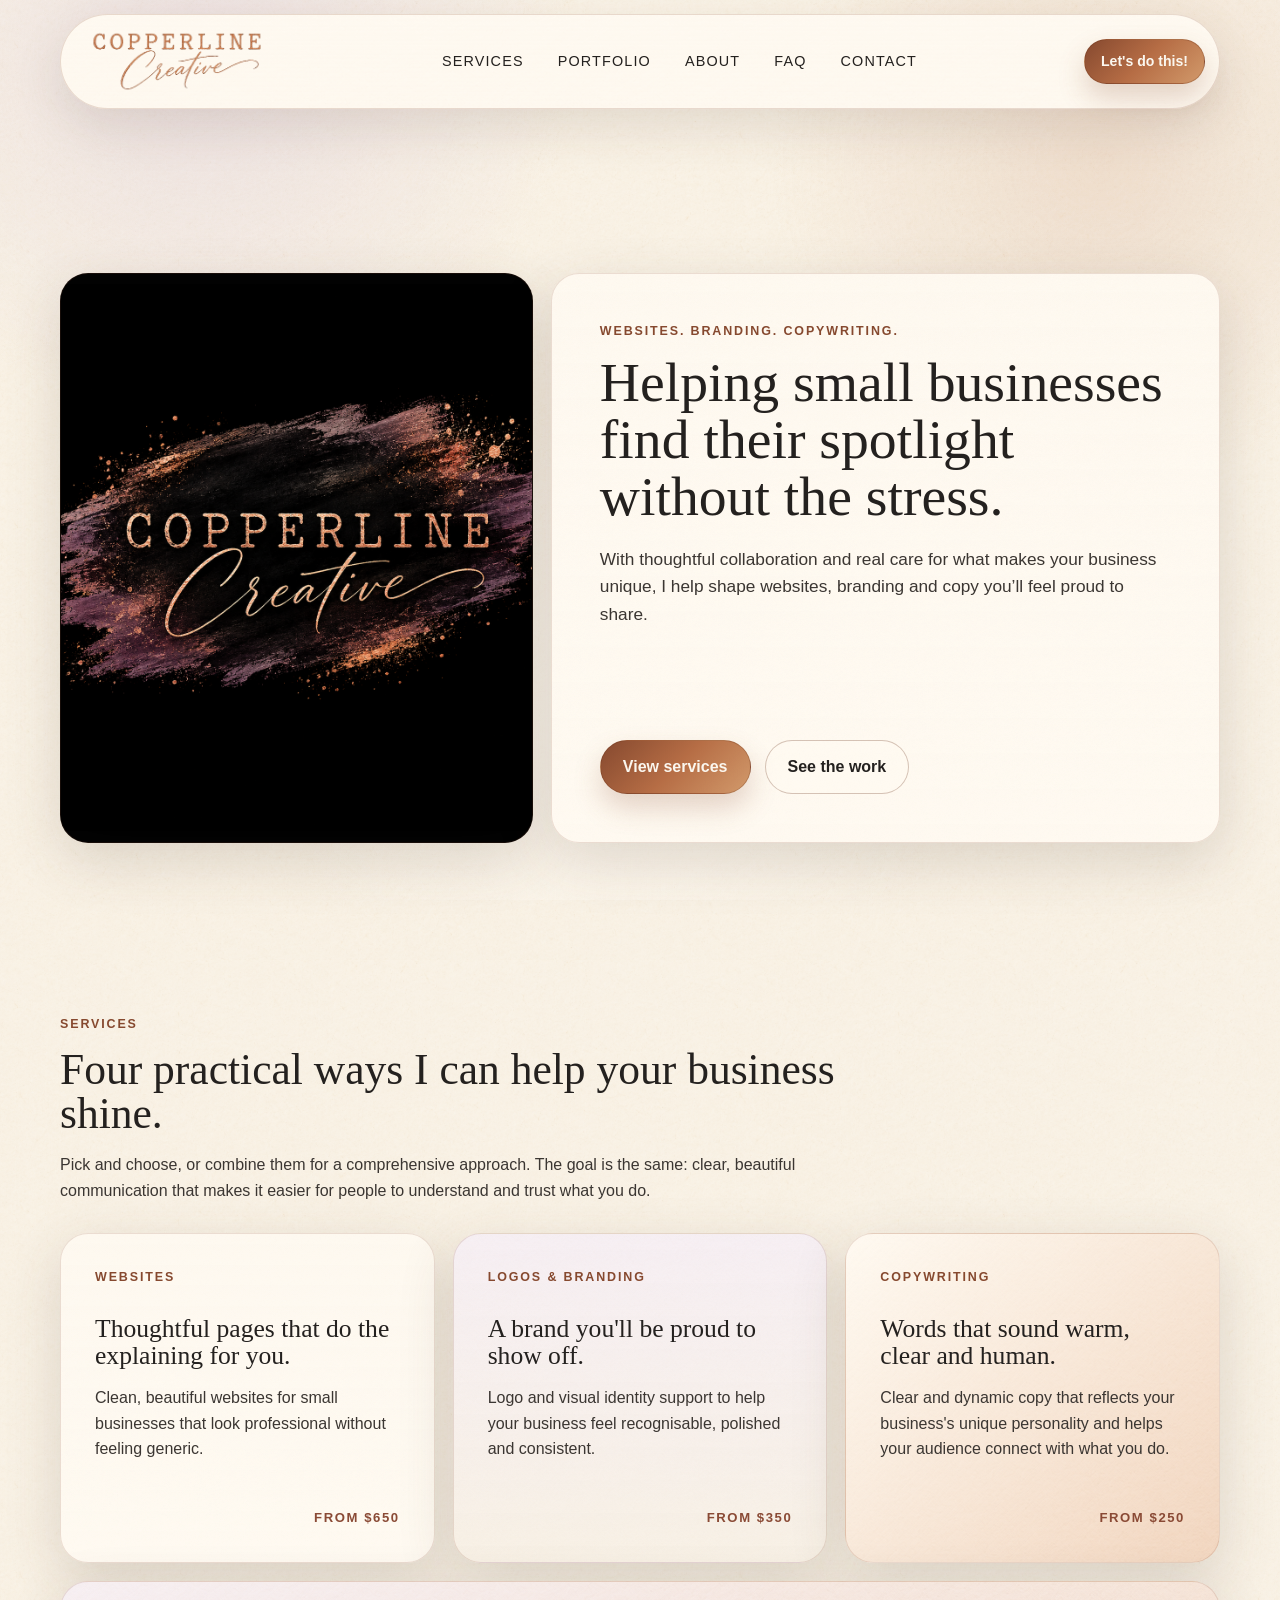
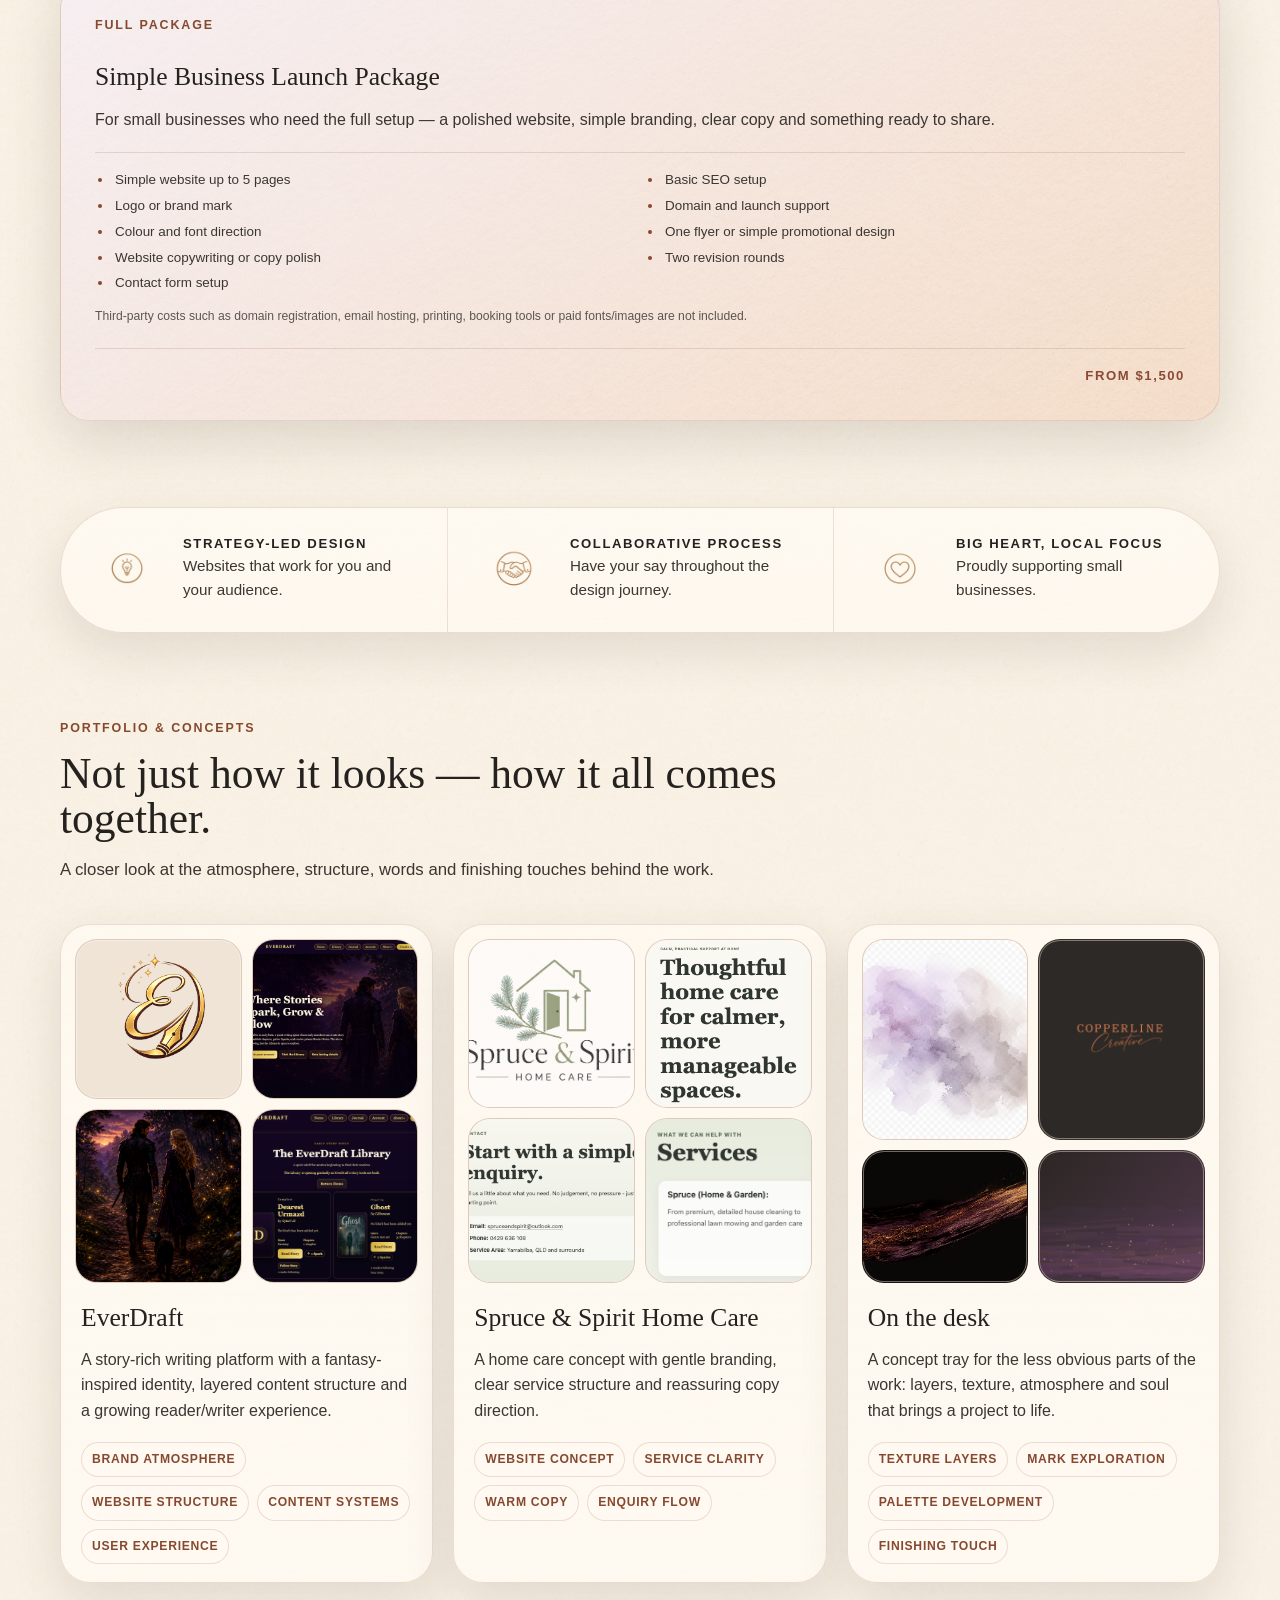
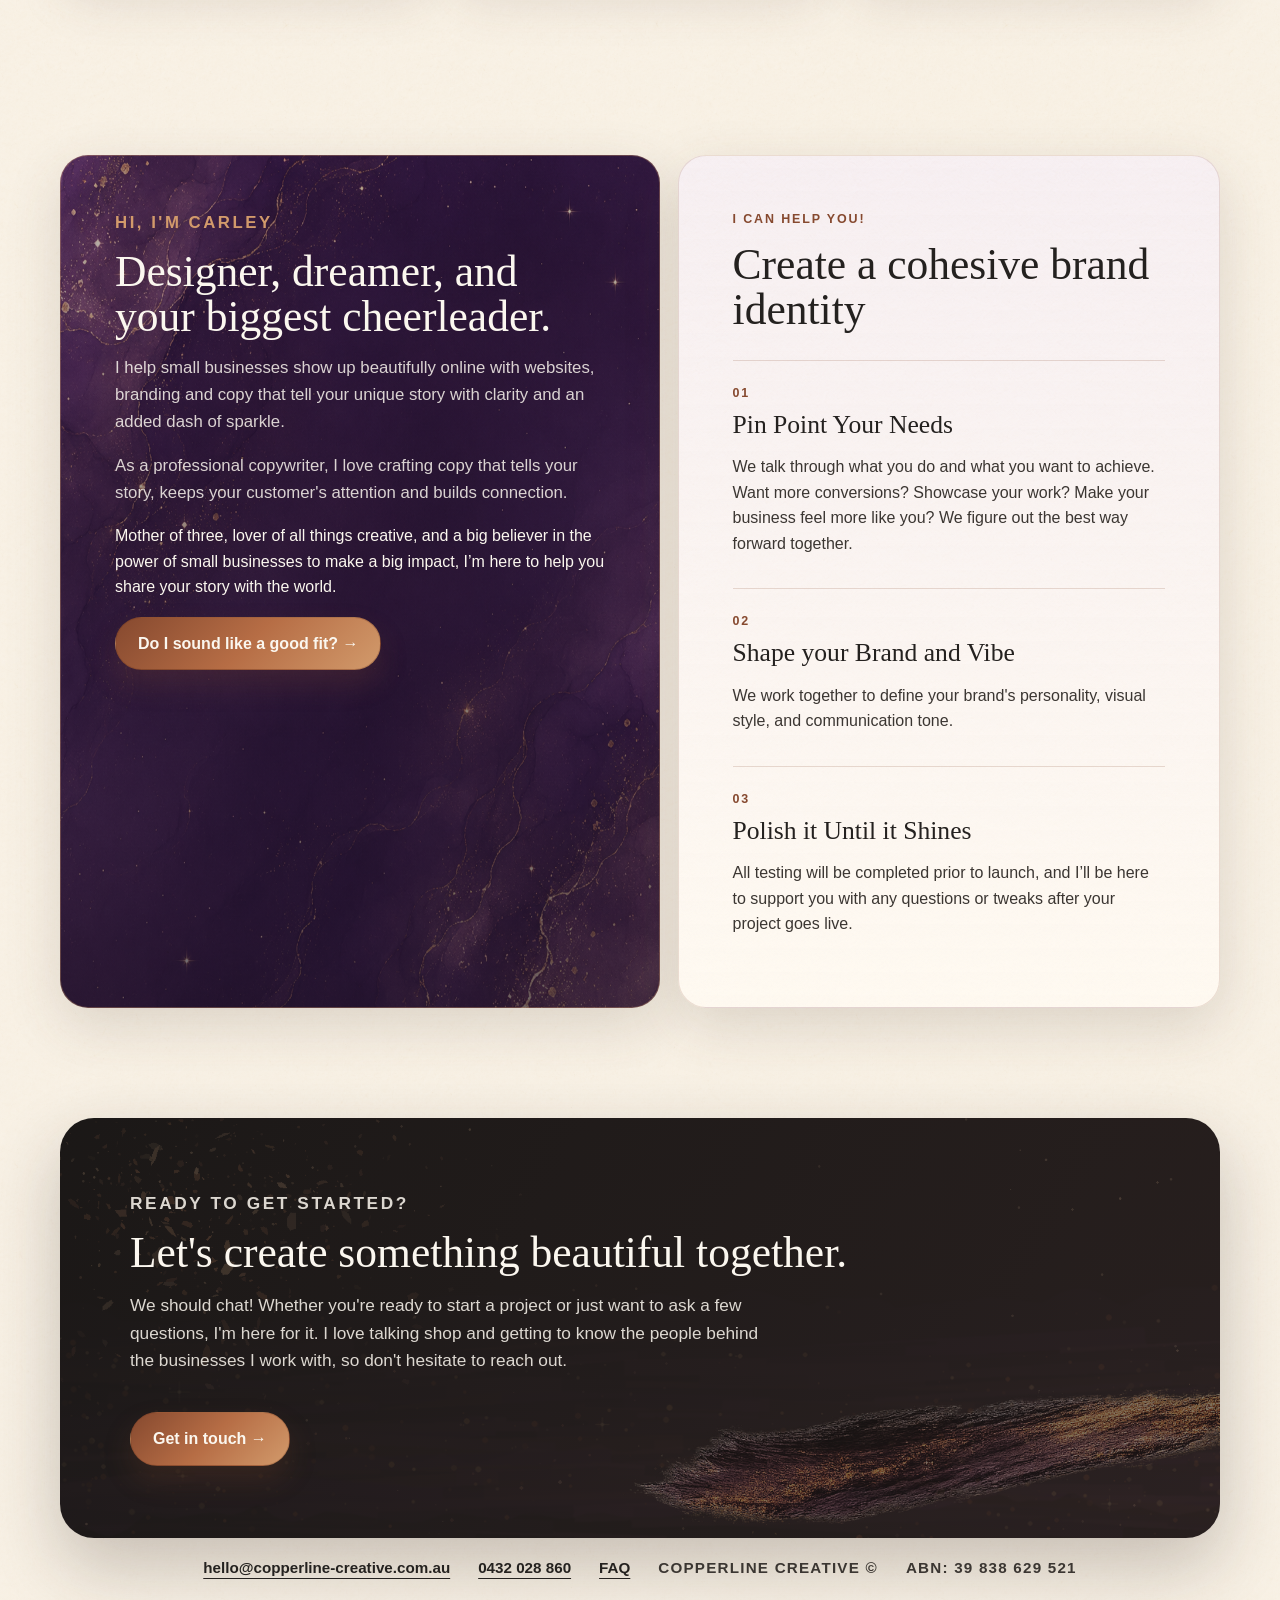
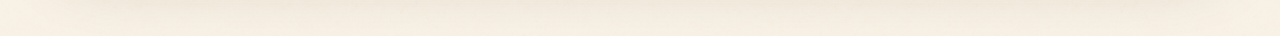
<file: Copperline Creative/index.html>
<!doctype html>
<html lang="en">
  <head>
    <meta charset="utf-8">
    <meta name="viewport" content="width=device-width, initial-scale=1">
    <meta
      name="description"
      content="Copperline Creative helps small businesses look polished online with websites, branding and warm, clear copywriting."
    >
    <title>Copperline Creative | Websites, Branding & Copywriting</title>
    <link rel="icon" href="Assets/brand/Favicon/favicon.ico">
    <link rel="apple-touch-icon" href="Assets/brand/Favicon/apple-touch-icon.png">
    <link rel="stylesheet" href="styles.css">
    <script src="contact-modal.js" defer></script>
  </head>
  <body>
    <a class="skip-link" href="#main">Skip to content</a>

    <header class="site-header">
      <nav class="nav-wrap" aria-label="Primary navigation">
        <a class="brand-link" href="#main" aria-label="Copperline Creative home">
          <img
            src="Assets/brand/logo/copperline-logo-header-transparent.png"
            alt="Copperline Creative"
          >
        </a>

        <div class="nav-links" aria-label="Site sections">
          <a href="#services">Services</a>
          <a href="#work">Portfolio</a>
          <a href="#about">About</a>
          <a href="faq.html">FAQ</a>
          <a href="#contact">Contact</a>
        </div>

        <a class="button button-small" href="#contact-modal" data-contact-modal-open data-contact-cta="Homepage header Let's do this">Let's do this!</a>
      </nav>
    </header>

    <main id="main">
      <section class="section-pad studio-board" aria-labelledby="hero-heading">
        <div class="bento-board">
          <article class="bento-card brand-statement-card" aria-label="Copperline Creative brand mark">
            <img
              src="Assets/brand/logo/copperline-logo-smear-black.png"
              alt="Copperline Creative logo with black paint smear"
            >
          </article>

          <article class="bento-card headline-card">
            <div>
              <p class="eyebrow">Websites. Branding. Copywriting.</p>
              <h1 id="hero-heading">
                Helping small businesses find their spotlight without the stress.
              </h1>
              <p>
                With thoughtful collaboration and real care for what makes your business unique, I help shape websites, branding and copy you’ll feel proud to share.
              </p>
            </div>

            <div class="hero-actions" aria-label="Hero actions">
              <a class="button" href="#services">View services</a>
              <a class="button button-ghost" href="#work">See the work</a>
            </div>
          </article>

        </div>
      </section>

      <section id="services" class="section-pad" aria-labelledby="services-heading">
        <div class="section-heading">
          <p class="eyebrow">Services</p>
          <h2 id="services-heading">Four practical ways I can help your business shine.</h2>
          <p>
            Pick and choose, or combine them for a comprehensive approach. The goal is the same: clear,
            beautiful communication that makes it easier for people to understand and trust what you do.
          </p>
        </div>

        <div class="service-row">
          <article class="bento-card service-card">
            <div class="service-title-row">
            <p class="card-kicker">Websites</p>
            </div>
            <h3>Thoughtful pages that do the explaining for you.</h3>
            <p>
              Clean, beautiful websites for small businesses that look professional
              without feeling generic.
            </p>
            <p class="service-price">From $650</p>
          </article>

          <article class="bento-card service-card lavender-card">
            <div class="service-title-row">
              <p class="card-kicker">Logos &amp; Branding</p>
            </div>
            <h3>A brand you'll be proud to show off.</h3>
            <p>
              Logo and visual identity support to help your business feel recognisable,
              polished and consistent.
            </p>
            <p class="service-price">From $350</p>
          </article>

          <article class="bento-card service-card copper-card">
            <div class="service-title-row">
              <p class="card-kicker">Copywriting</p>
            </div>
            <h3>Words that sound warm, clear and human.</h3>
            <p>
              Clear and dynamic copy that reflects your business's unique personality and helps your audience connect with what you do. 
            </p>
            <p class="service-price">From $250</p>
          </article>
          <article class="bento-card service-card package-card">
            <div class="service-title-row">
              <p class="card-kicker">Full package</p>
            </div>
            <h3>Simple Business Launch Package</h3>
            <p>
              For small businesses who need the full setup — a polished website, simple
              branding, clear copy and something ready to share.
            </p>
            <ul class="package-inclusions" aria-label="Simple Business Launch Package inclusions">
              <li>Simple website up to 5 pages</li>
              <li>Logo or brand mark</li>
              <li>Colour and font direction</li>
              <li>Website copywriting or copy polish</li>
              <li>Contact form setup</li>
              <li>Basic SEO setup</li>
              <li>Domain and launch support</li>
              <li>One flyer or simple promotional design</li>
              <li>Two revision rounds</li>
            </ul>
            <p class="package-note">
              Third-party costs such as domain registration, email hosting, printing,
              booking tools or paid fonts/images are not included.
            </p>
            <p class="service-price">From $1,500</p>
          </article>
        </div>
      </section>

      <section class="values-strip" aria-label="Copperline Creative values">
        <article class="value-item">
          <img
            class="value-icon"
            src="Assets/icons/values/strategy.png"
            alt=""
            aria-hidden="true"
          >
          <div>
            <h2>Strategy-led design</h2>
            <p>Websites that work for you and your audience.</p>
          </div>
        </article>

        <article class="value-item">
          <img
            class="value-icon"
            src="Assets/icons/values/collaborative.png"
            alt=""
            aria-hidden="true"
          >
          <div>
            <h2>Collaborative process</h2>
            <p>Have your say throughout the design journey.</p>
          </div>
        </article>

        <article class="value-item">
          <img
            class="value-icon"
            src="Assets/icons/values/heart.png"
            alt=""
            aria-hidden="true"
          >
          <div>
            <h2>Big heart, local focus</h2>
            <p>Proudly supporting small businesses.</p>
          </div>
        </article>
      </section>

      <section id="work" class="section-pad" aria-labelledby="work-heading">
        <div class="section-heading portfolio-heading">
          <p class="eyebrow">Portfolio &amp; Concepts</p>
          <h2 id="work-heading">Not just how it looks — how it all comes together.</h2>
          <p>
            A closer look at the atmosphere, structure, words and finishing touches behind the work.
          </p>
        </div>

        <div class="portfolio-strip">
          <article class="project-tile portfolio-proof-card">
            <a class="concept-grid project-moment-grid" href="https://everdraft.net" 
            target="_blank" 
            rel="noopener noreferrer">
              <div class="concept-swatch">
                <img src="Assets/portfolio/everdraft/everdraft-logo.png" alt="EverDraft project moment placeholder 1">
              </div>
              <div class="concept-swatch">
                <img src="Assets/portfolio/everdraft/everdraft-homepage-preview.jpg" alt="EverDraft project moment placeholder 2">
              </div>
              <div class="concept-swatch">
                <img src="Assets/portfolio/everdraft/magical-imagery.png" alt="EverDraft project moment placeholder 3">
              </div>
              <div class="concept-swatch">
                <img src="Assets/portfolio/everdraft/everdraft-library-preview.jpg" alt="EverDraft project moment placeholder 4">
            </div>
            </a>
            <div class="project-caption">
              <h3>EverDraft</h3>
              <p>
                A story-rich writing platform with a fantasy-inspired identity, layered content
                structure and a growing reader/writer experience.
              </p>
              <ul class="scope-list" aria-label="EverDraft project scope">
                <li>Brand atmosphere</li>
                <li>Website structure</li>
                <li>Content systems</li>
                <li>User experience</li>
              </ul>
            </div>
          </article>

          <article class="project-tile portfolio-proof-card">
            <a
            class="concept-grid project-moment-grid" 
            href="https://spruceandspirit.com.au" 
            target="_blank" 
            rel="noopener noreferrer">
              <div class="concept-swatch">
                <img src="Assets/portfolio/spruce-and-spirit/logo.png" alt="Spruce & Spirit logo preview">
              </div>
              <div class="concept-swatch">
                <img src="Assets/portfolio/spruce-and-spirit/hero.png" alt="Spruce & Spirit website hero preview">
              </div>
              <div class="concept-swatch">
                <img src="Assets/portfolio/spruce-and-spirit/contact.png" alt="Spruce & Spirit contact page preview">
              </div>
              <div class="concept-swatch">
                <img src="Assets/portfolio/spruce-and-spirit/services.png" alt="Spruce & Spirit services page preview">
              </div>
              </a>
            
            <div class="project-caption">
              <h3>Spruce &amp; Spirit Home Care</h3>
              <p>
                A home care concept with gentle branding, clear service structure and
                reassuring copy direction.
              </p>
              <ul class="scope-list" aria-label="Spruce and Spirit project scope">
                <li>Website concept</li>
                <li>Service clarity</li>
                <li>Warm copy</li>
                <li>Enquiry flow</li>
              </ul>
            </div>
          </article>

          <article class="project-tile portfolio-proof-card concept-card">
            <div class="concept-grid" aria-label="On the desk concept samples">
              <div class="concept-swatch paper-swatch">
                <img src="Assets/textures/watercolour/watercolour-bg.png" alt="Water colour texture sample">
              </div>
              <div class="concept-swatch mark-swatch">
                <img src="Assets/brand/logo/copperline-logo-flat-single-colour.png" alt="Copperline logo mark sample">
              </div>
              <div class="concept-swatch atmosphere-swatch">
                <img src="Assets/textures/paint-smears/source/copperline-smear-wide-sweep.png" alt="Copperline paint atmosphere sample">
              </div>
              <div class="concept-swatch detail-swatch">
                <img src="Assets/backgrounds/copperline-footer-background.png" alt="Copperline footer background sample">
              </div>
            </div>
            <div class="project-caption">
              <h3>On the desk</h3>
              <p>
                A concept tray for the less obvious parts of the work: layers, texture, atmosphere and soul that brings a project to life.
              </p>
              <ul class="scope-list" aria-label="Concept sample areas">
                <li>Texture layers</li>
                <li>Mark exploration</li>
                <li>Palette development</li>
                <li>Finishing touch</li>
              </ul>
            </div>
          </article>
        </div>
      </section>

      <section id="about" class="section-pad" aria-labelledby="about-heading">
        <div class="about-process-grid">
          <article class="bento-card dark-card about-card">
            <p class="eyebrow">Hi, I'm Carley</p>
            <h2 id="about-heading">Designer, dreamer, and your biggest cheerleader.</h2>
            <p>
              I help small businesses show up beautifully online with websites, branding
              and copy that tell your unique story with clarity and an added dash of sparkle.
            </p>
            <p>
              As a professional copywriter, I love crafting copy that tells your story, keeps your customer's attention and builds connection.</p>
              Mother of three, lover of all things creative, and a big believer in the power of small businesses to make a big impact, I’m here to help you share your story with the world.  
            </p>
            <a class="button" href="#contact-modal" data-contact-modal-open data-contact-cta="Homepage about CTA">Do I sound like a good fit? &rarr;</a>
          </article>

          <article class="bento-card process-card" aria-labelledby="process-heading">
            <p class="eyebrow">I can help you!</p>
            <h2 id="process-heading">Create a cohesive brand identity</h2>

            <ol class="process-list">
              <li>
                <span>01</span>
                <h3>Pin Point Your Needs</h3>
                <p>
                  We talk through what you do and what you want to achieve. Want more conversions? Showcase your work? Make your business feel more like you? We figure out the best way forward together.
                </p>
              </li>
              <li>
                <span>02</span>
                <h3>Shape your Brand and Vibe</h3>
                <p>
                  We work together to define your brand's personality, visual style, and communication tone.
                </p>
              </li>
              <li>
                <span>03</span>
                <h3>Polish it Until it Shines</h3>
                <p>
                  All testing will be completed prior to launch, and I’ll be here to support you with any questions or tweaks after your project goes live.
                </p>
              </li>
            </ol>
          </article>
        </div>
      </section>
    </main>

    <footer id="contact" class="contact-section" aria-labelledby="contact-heading">
      <section class="contact-panel">
        <div class="contact-copy">
          <p class="eyebrow">Ready to get started?</p>
          <h2 id="contact-heading">Let's create something beautiful together.</h2>
          <p>
             
            We should chat! Whether you're ready to start a project or just want to ask a few questions, I'm here for it. I love talking shop and getting to know the people behind the businesses I work with, so don't hesitate to reach out.
          </p>
          <a class="button" href="#contact-modal" data-contact-modal-open data-contact-cta="Homepage footer Get in touch">Get in touch &rarr;</a>
        </div>
        <img
          class="contact-smear"
          src="Assets/textures/paint-smears/source/copperline-smear-footer-transparent.png"
          alt=""
          aria-hidden="true"
        />
      </section>

      <div class="footer-row">

  <a class="contact-link" href="mailto:hello@copperline-creative.com.au">

    hello@copperline-creative.com.au

  </a>

  <a class="contact-link" href="tel:+61432028860">0432 028 860</a>

  <a class="contact-link" href="faq.html">FAQ</a>

  <span>Copperline Creative ©</span>

  <span>ABN: 39 838 629 521</span>

</div>
    </footer>

    <div
      id="contact-modal"
      class="contact-modal"
      data-contact-modal
      role="dialog"
      aria-modal="true"
      aria-labelledby="contact-modal-heading"
      hidden
    >
      <div class="contact-modal-card" role="document">
        <button
          class="contact-modal-close"
          type="button"
          aria-label="Close contact form"
          data-contact-modal-close
        >
          ×
        </button>

        <div class="contact-modal-copy">
          <p class="eyebrow">Let's chat</p>
          <h2 id="contact-modal-heading">Tell me what you're dreaming up.</h2>
          <p>
            Share a few details and I'll come back to you with the next best step.
          </p>
        </div>

        <form class="contact-modal-form" action="/api/contact" method="post" novalidate>
          <input type="hidden" name="leadSource" value="Main website">
          <input type="hidden" name="pagePath" value="/">
          <input type="hidden" name="ctaLabel" value="Main website contact modal">

          <label>
            <span>Name</span>
            <input type="text" name="name" autocomplete="name" required>
          </label>

          <label>
            <span>Email</span>
            <input type="email" name="email" autocomplete="email" required>
          </label>

          <label>
            <span>Phone</span>
            <input type="tel" name="phone" autocomplete="tel">
          </label>

          <label>
            <span>Business name</span>
            <input type="text" name="businessName" autocomplete="organization">
          </label>

          <fieldset class="contact-modal-options">
            <legend>Project type</legend>
            <label>
              <input type="checkbox" name="projectType" value="Website">
              <span>Website</span>
            </label>
            <label>
              <input type="checkbox" name="projectType" value="Logos & Branding">
              <span>Logos &amp; Branding</span>
            </label>
            <label>
              <input type="checkbox" name="projectType" value="Copywriting">
              <span>Copywriting</span>
            </label>
            <label class="contact-option-package">
              <input type="checkbox" name="projectType" value="Simple Business Launch Package">
              <span>Simple Business Launch Package</span>
            </label>
            <label>
              <input type="checkbox" name="projectType" value="Other / Not sure yet">
              <span>Other / Not sure yet</span>
            </label>
          </fieldset>

          <label class="flyer-form-honeypot" aria-hidden="true">
            <span>Company</span>
            <input type="text" name="company" tabindex="-1" autocomplete="off">
          </label>

          <label>
            <span>Message</span>
            <textarea name="message" rows="5" required></textarea>
          </label>

          <button class="button" type="submit">Send Message</button>
          <p class="contact-modal-status" role="status" aria-live="polite"></p>
        </form>

        <div class="contact-modal-success" tabindex="-1" hidden>
          <h3>Thanks — your message has been sent. I’ll be in touch soon.</h3>
          <button class="button" type="button" data-contact-modal-close>Close</button>
        </div>
      </div>
    </div>
  </body>
</html>
</file>
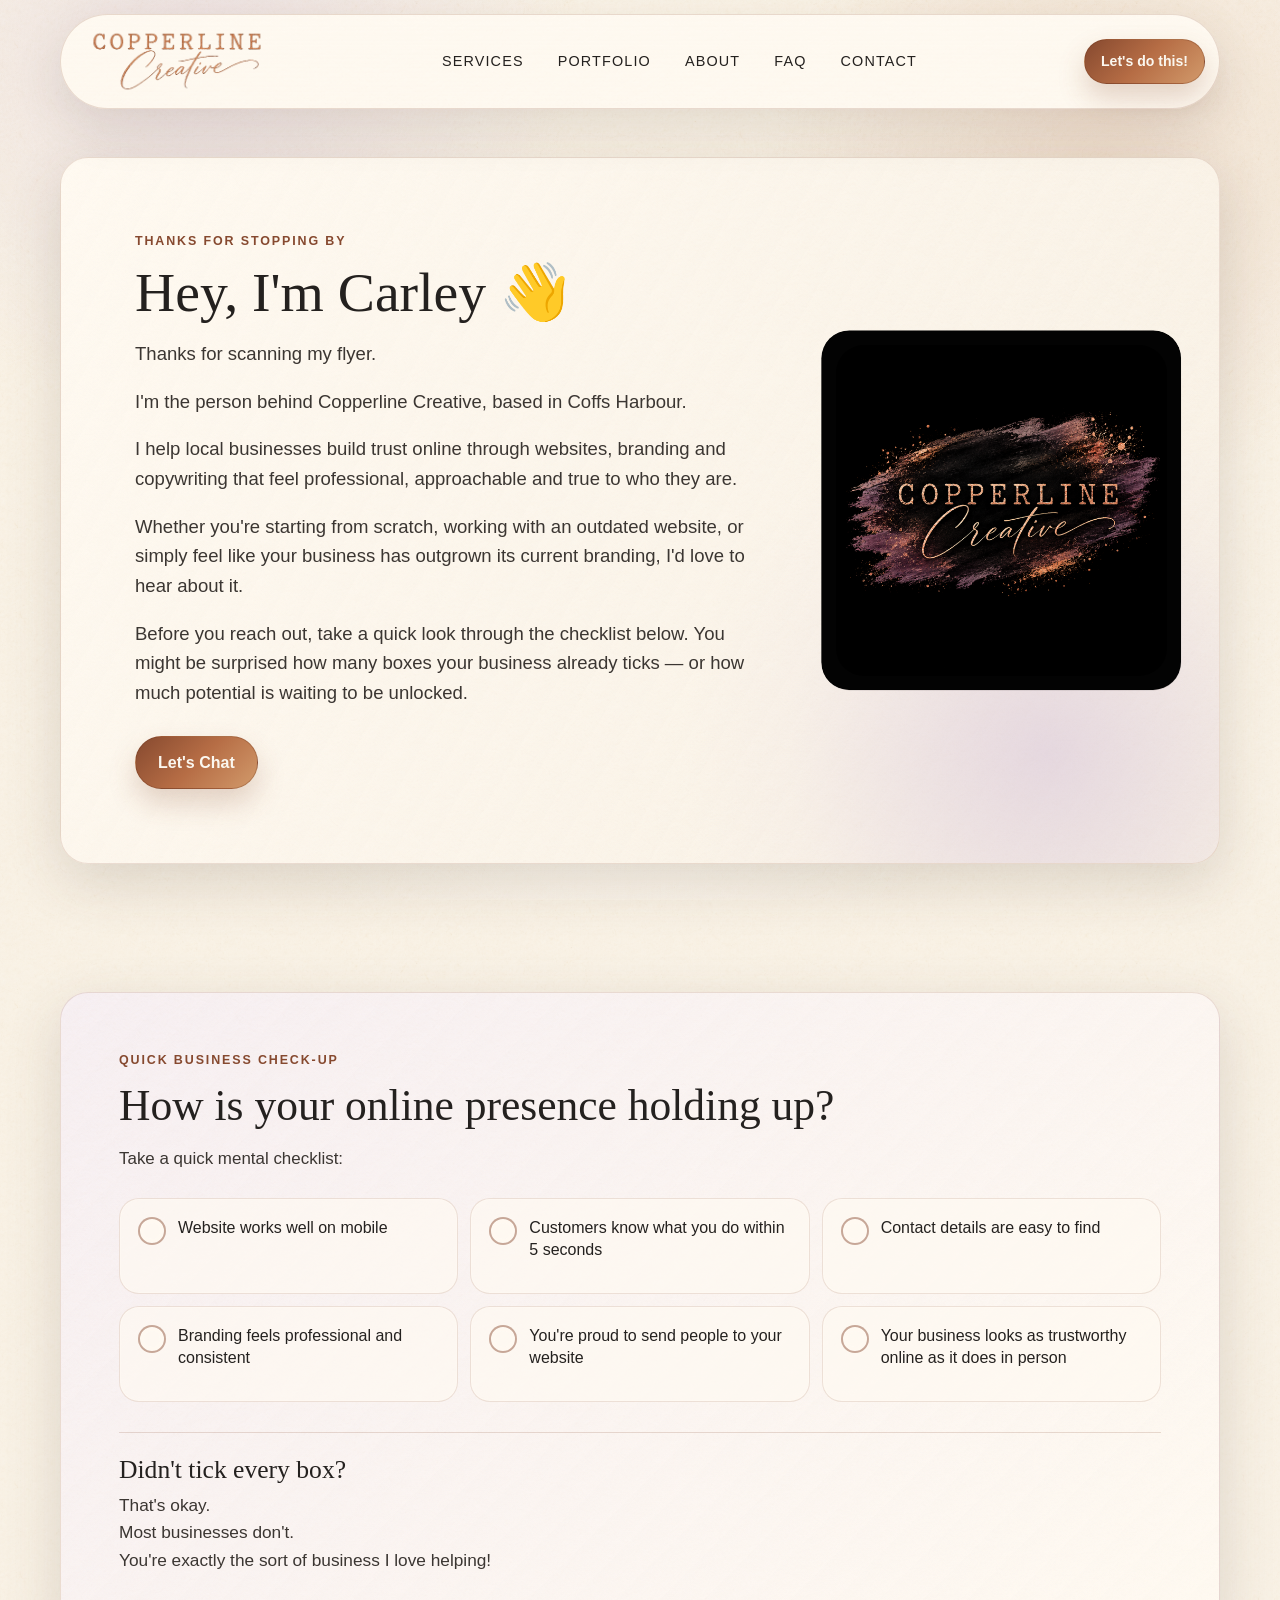
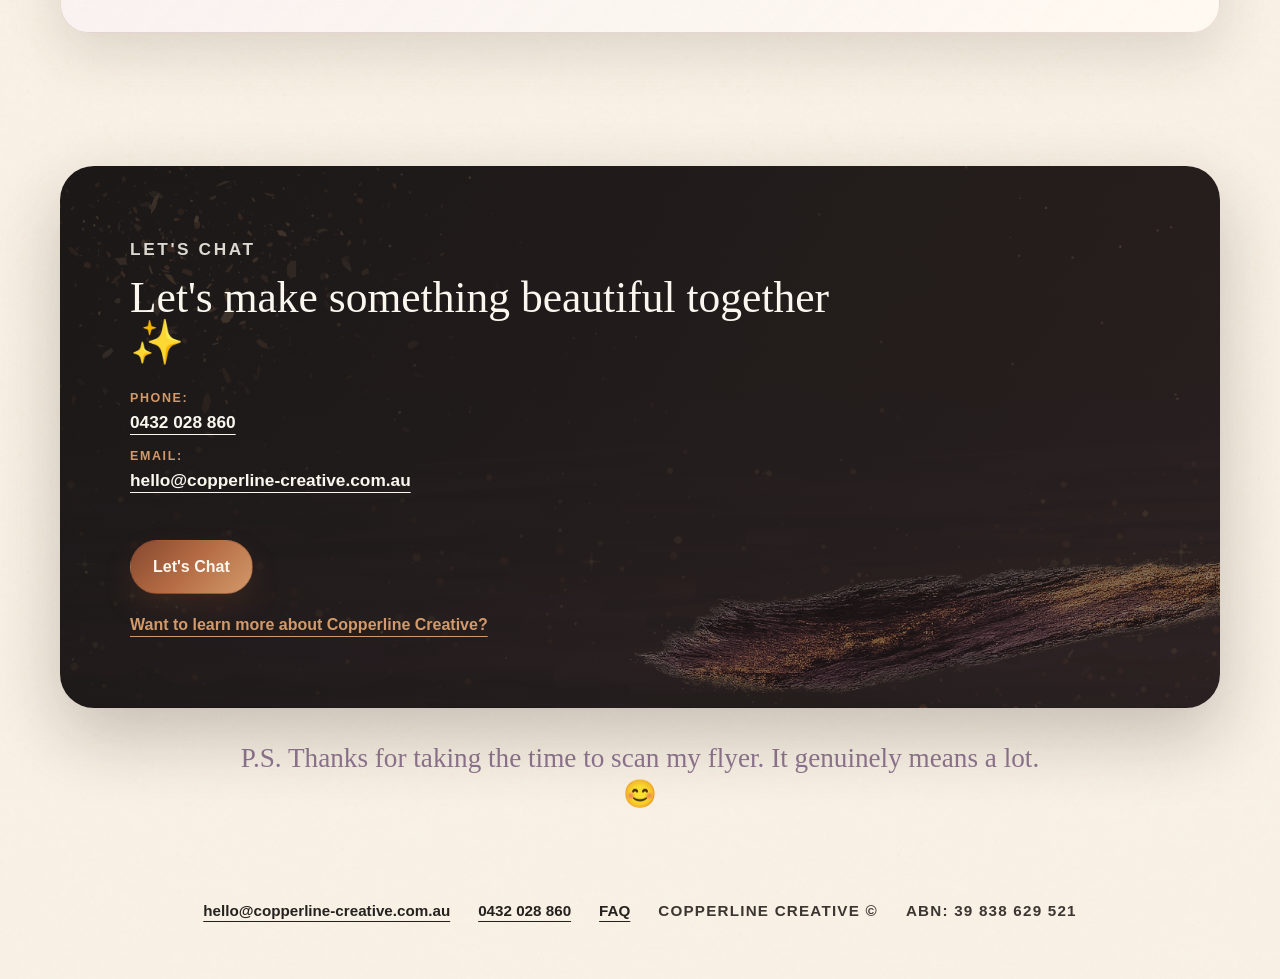
<file: Copperline Creative/flyer/index.html>
<!doctype html>
<html lang="en">
  <head>
    <meta charset="utf-8">
    <meta name="viewport" content="width=device-width, initial-scale=1">
    <meta
      name="description"
      content="A warm welcome from Copperline Creative for local businesses who scanned Carley's printed flyer."
    >
    <title>Thanks for scanning | Copperline Creative</title>
    <link rel="icon" href="../Assets/brand/Favicon/favicon.ico">
    <link rel="apple-touch-icon" href="../Assets/brand/Favicon/apple-touch-icon.png">
    <link rel="stylesheet" href="../styles.css?v=flyer-logo-card-20260601">
    <script src="../contact-modal.js" defer></script>
  </head>
  <body>
    <a class="skip-link" href="#main">Skip to content</a>

    <header class="site-header">
      <nav class="nav-wrap" aria-label="Primary navigation">
        <a class="brand-link" href="../index.html#main" aria-label="Copperline Creative home">
          <img
            src="../Assets/brand/logo/copperline-logo-header-transparent.png"
            alt="Copperline Creative"
          >
        </a>

        <div class="nav-links" aria-label="Site sections">
          <a href="../index.html#services">Services</a>
          <a href="../index.html#work">Portfolio</a>
          <a href="../index.html#about">About</a>
          <a href="../faq.html">FAQ</a>
          <a href="#contact">Contact</a>
        </div>

        <a
          class="button button-small"
          href="#contact-modal"
          data-contact-modal-open
          data-contact-cta="Flyer header Let's do this"
        >
          Let's do this!
        </a>
      </nav>
    </header>

    <main id="main">
      <section class="section-pad flyer-hero" aria-labelledby="flyer-hero-heading">
        <article class="bento-card flyer-hero-card">
          <div class="flyer-hero-copy">
            <p class="eyebrow">Thanks for stopping by</p>
            <h1 id="flyer-hero-heading">Hey, I'm Carley 👋</h1>
            <p>Thanks for scanning my flyer.</p>
            <p>
              I'm the person behind Copperline Creative, based in Coffs Harbour.
            </p>
            <p>
              I help local businesses build trust online through websites, branding and copywriting that feel professional, approachable and true to who they are.
            </p>
            <p>
              Whether you're starting from scratch, working with an outdated website, or simply feel like your business has outgrown its current branding, I'd love to hear about it.
            </p>
            <p>Before you reach out, take a quick look through the checklist below. You might be surprised how many boxes your business already ticks — or how much potential is waiting to be unlocked.</p>
            <a
              class="button"
              href="#contact-modal"
              data-contact-modal-open
              data-contact-cta="Flyer hero Let's Chat"
            >
              Let's Chat
            </a>
          </div>

          <div class="flyer-hero-mark flyer-logo-card" aria-label="Copperline Creative logo">
            <img
              src="../Assets/brand/logo/copperline-logo-smear-black.png"
              alt="Copperline Creative logo with black paint smear"
            >
          </div>
        </article>
      </section>

      <section class="section-pad flyer-check-section" aria-labelledby="check-heading">
        <article class="bento-card flyer-check-card">
          <div class="flyer-check-intro">
            <p class="eyebrow">Quick business check-up</p>
            <h2 id="check-heading">How is your online presence holding up?</h2>
            <p>Take a quick mental checklist:</p>
          </div>

          <div class="flyer-check-grid" aria-label="Online presence checklist">
            <label class="flyer-check-item">
              <input type="checkbox" name="onlinePresenceCheck" value="mobile">
              <span class="flyer-check-marker" aria-hidden="true"></span>
              <span>Website works well on mobile</span>
            </label>
            <label class="flyer-check-item">
              <input type="checkbox" name="onlinePresenceCheck" value="five-seconds">
              <span class="flyer-check-marker" aria-hidden="true"></span>
              <span>Customers know what you do within 5 seconds</span>
            </label>
            <label class="flyer-check-item">
              <input type="checkbox" name="onlinePresenceCheck" value="contact-details">
              <span class="flyer-check-marker" aria-hidden="true"></span>
              <span>Contact details are easy to find</span>
            </label>
            <label class="flyer-check-item">
              <input type="checkbox" name="onlinePresenceCheck" value="consistent-branding">
              <span class="flyer-check-marker" aria-hidden="true"></span>
              <span>Branding feels professional and consistent</span>
            </label>
            <label class="flyer-check-item">
              <input type="checkbox" name="onlinePresenceCheck" value="proud-to-share">
              <span class="flyer-check-marker" aria-hidden="true"></span>
              <span>You're proud to send people to your website</span>
            </label>
            <label class="flyer-check-item">
              <input type="checkbox" name="onlinePresenceCheck" value="trustworthy-online">
              <span class="flyer-check-marker" aria-hidden="true"></span>
              <span>Your business looks as trustworthy online as it does in person</span>
            </label>
          </div>

          <div class="flyer-check-note">
            <h3>Didn't tick every box?</h3>
            <p>That's okay.</p>
            <p>Most businesses don't.</p>
            <p>You're exactly the sort of business I love helping!</p>
          </div>
        </article>
      </section>

      <section id="contact" class="section-pad flyer-contact-section" aria-labelledby="flyer-contact-heading">
        <article class="contact-panel flyer-contact-panel">
          <div class="contact-copy flyer-contact-copy">
            <p class="eyebrow">Let's chat</p>
            <h2 id="flyer-contact-heading">Let's make something beautiful together ✨</h2>
            <div class="flyer-contact-links" aria-label="Copperline Creative contact details">
              <p>
                <span>Phone:</span>
                <a href="tel:+61432028860">0432 028 860</a>
              </p>
              <p>
                <span>Email:</span>
                <a href="mailto:hello@copperline-creative.com.au">hello@copperline-creative.com.au</a>
              </p>
            </div>

            <div class="flyer-contact-actions">
              <a
                class="button"
                href="#contact-modal"
                data-contact-modal-open
                data-contact-cta="Flyer contact box Let's Chat"
              >
                Let's Chat
              </a>
            </div>

            <a class="flyer-learn-more-link" href="../index.html">
              Want to learn more about Copperline Creative?
            </a>
          </div>

          <img
            class="contact-smear"
            src="../Assets/textures/paint-smears/source/copperline-smear-footer-transparent.png"
            alt=""
            aria-hidden="true"
          >
        </article>
      </section>

      <section class="flyer-signoff" aria-label="A note from Carley">
        <p>P.S. Thanks for taking the time to scan my flyer. It genuinely means a lot. 😊</p>
      </section>
    </main>

    <footer class="contact-section" aria-label="Copperline Creative contact details">
      <div class="footer-row">
        <a class="contact-link" href="mailto:hello@copperline-creative.com.au">
          hello@copperline-creative.com.au
        </a>

        <a class="contact-link" href="tel:+61432028860">0432 028 860</a>

        <a class="contact-link" href="../faq.html">FAQ</a>

        <span>Copperline Creative ©</span>

        <span>ABN: 39 838 629 521</span>
      </div>
    </footer>

    <div
      id="contact-modal"
      class="contact-modal"
      data-contact-modal
      role="dialog"
      aria-modal="true"
      aria-labelledby="contact-modal-heading"
      hidden
    >
      <div class="contact-modal-card" role="document">
        <button
          class="contact-modal-close"
          type="button"
          aria-label="Close contact form"
          data-contact-modal-close
        >
          ×
        </button>

        <div class="contact-modal-copy">
          <p class="eyebrow">Let's chat</p>
          <h2 id="contact-modal-heading">Tell me what you're dreaming up.</h2>
          <p>
            Share a few details and I'll come back to you with the next best step.
          </p>
        </div>

        <form class="contact-modal-form" action="/api/contact" method="post" novalidate>
          <input type="hidden" name="leadSource" value="Flyer landing page">
          <input type="hidden" name="pagePath" value="/flyer/">
          <input type="hidden" name="ctaLabel" value="Flyer contact modal">

          <label>
            <span>Name</span>
            <input type="text" name="name" autocomplete="name" required>
          </label>

          <label>
            <span>Email</span>
            <input type="email" name="email" autocomplete="email" required>
          </label>

          <label>
            <span>Phone</span>
            <input type="tel" name="phone" autocomplete="tel">
          </label>

          <label>
            <span>Business name</span>
            <input type="text" name="businessName" autocomplete="organization">
          </label>

          <fieldset class="contact-modal-options">
            <legend>Project type</legend>
            <label>
              <input type="checkbox" name="projectType" value="Website">
              <span>Website</span>
            </label>
            <label>
              <input type="checkbox" name="projectType" value="Logos & Branding">
              <span>Logos &amp; Branding</span>
            </label>
            <label>
              <input type="checkbox" name="projectType" value="Copywriting">
              <span>Copywriting</span>
            </label>
            <label class="contact-option-package">
              <input type="checkbox" name="projectType" value="Simple Business Launch Package">
              <span>Simple Business Launch Package</span>
            </label>
            <label>
              <input type="checkbox" name="projectType" value="Other / Not sure yet">
              <span>Other / Not sure yet</span>
            </label>
          </fieldset>

          <label class="flyer-form-honeypot" aria-hidden="true">
            <span>Company</span>
            <input type="text" name="company" tabindex="-1" autocomplete="off">
          </label>

          <label>
            <span>Message</span>
            <textarea name="message" rows="5" required></textarea>
          </label>

          <button class="button" type="submit">Send Message</button>
          <p class="contact-modal-status" role="status" aria-live="polite"></p>
        </form>

        <div class="contact-modal-success" tabindex="-1" hidden>
          <h3>Thanks — your message has been sent. I’ll be in touch soon.</h3>
          <button class="button" type="button" data-contact-modal-close>Close</button>
        </div>
      </div>
    </div>
  </body>
</html>
</file>
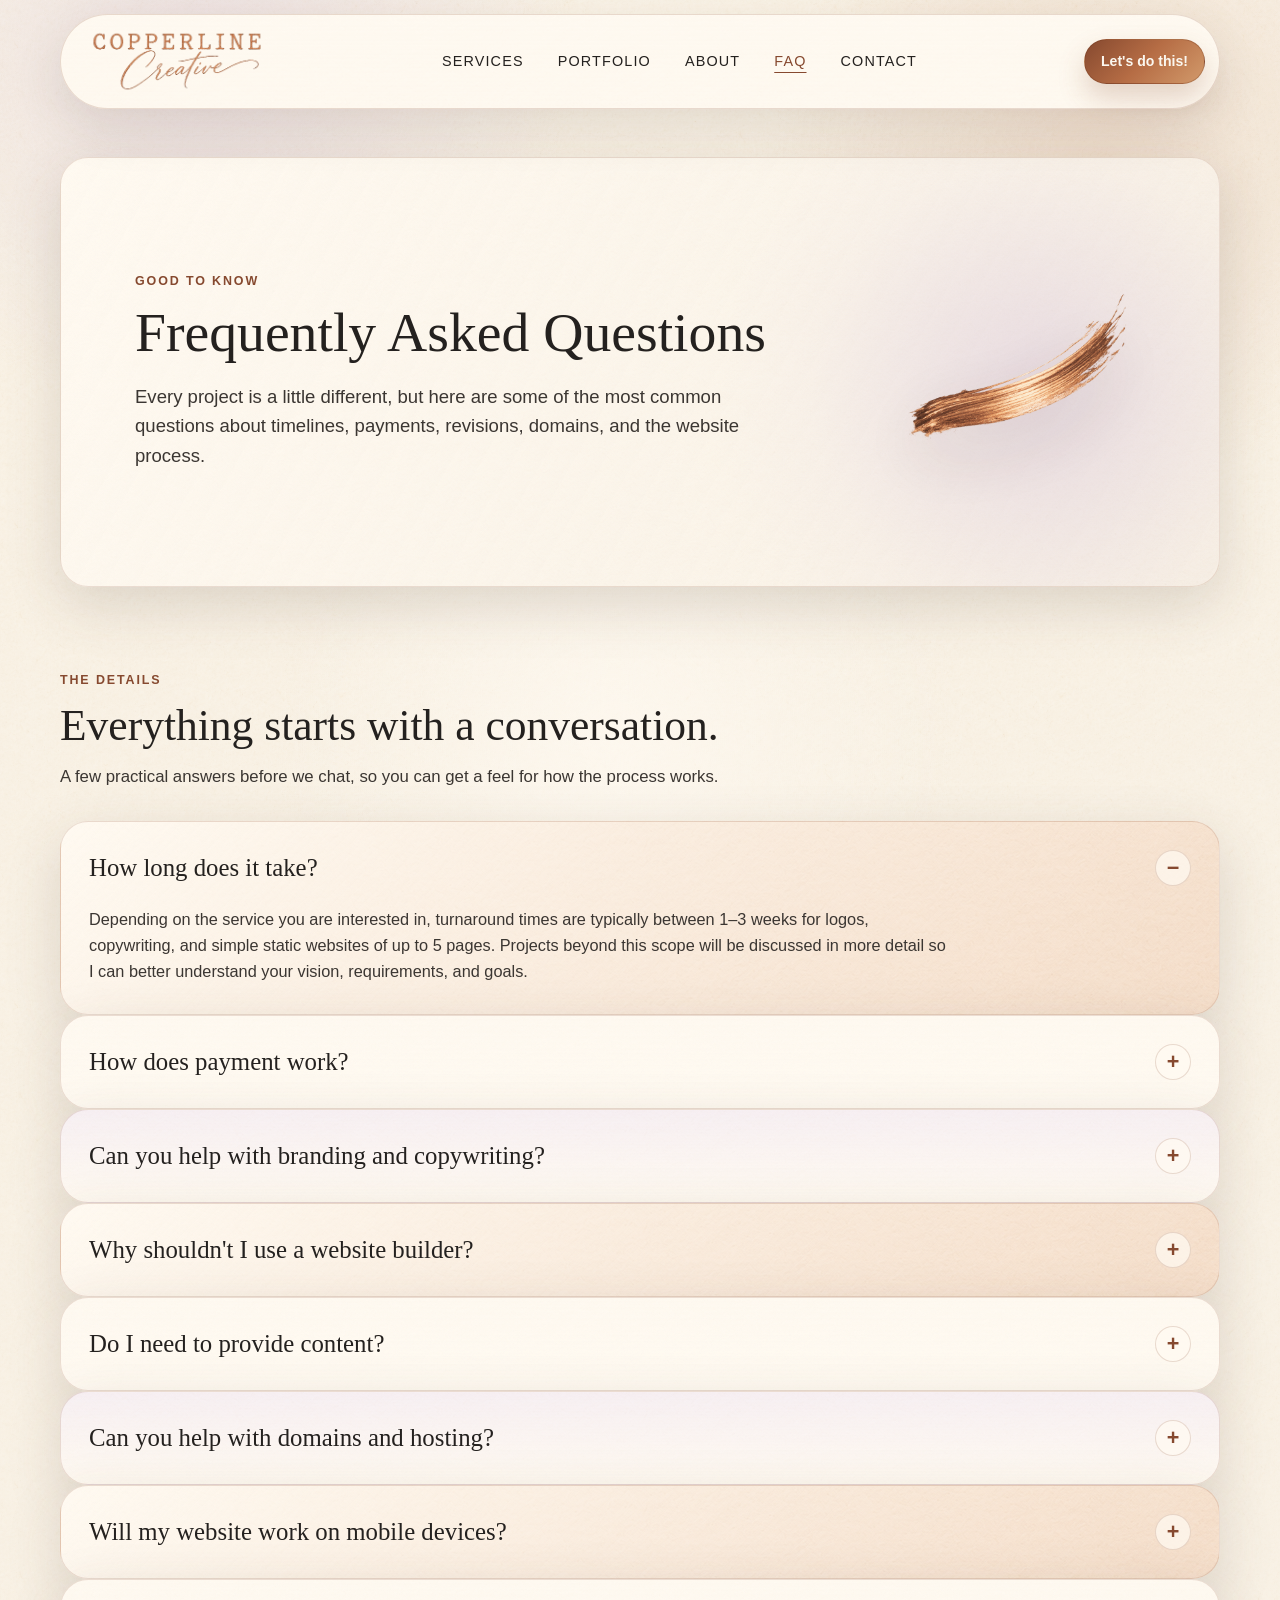
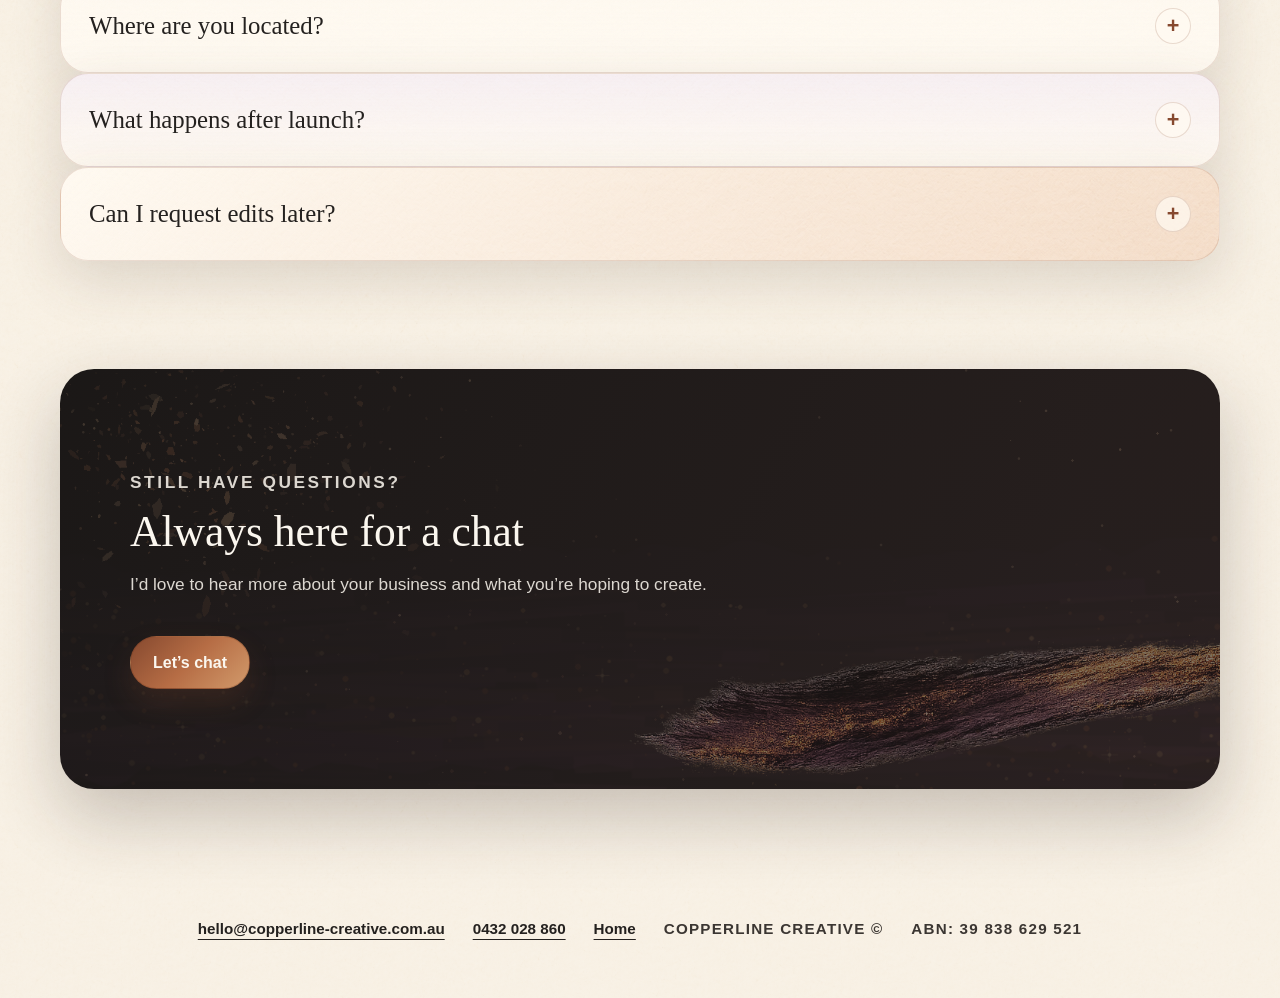
<file: Copperline Creative/faq.html>
<!doctype html>
<html lang="en">
  <head>
    <meta charset="utf-8">
    <meta name="viewport" content="width=device-width, initial-scale=1">
    <meta
      name="description"
      content="Answers to common Copperline Creative questions about timelines, payments, revisions, domains, hosting and the website process."
    >
    <title>FAQ | Copperline Creative</title>
    <link rel="icon" href="Assets/brand/Favicon/favicon.ico">
    <link rel="apple-touch-icon" href="Assets/brand/Favicon/apple-touch-icon.png">
    <link rel="stylesheet" href="styles.css?v=faq-mobile-20260526">
    <script src="contact-modal.js" defer></script>
  </head>
  <body>
    <a class="skip-link" href="#main">Skip to content</a>

    <header class="site-header">
      <nav class="nav-wrap" aria-label="Primary navigation">
        <a class="brand-link" href="index.html#main" aria-label="Copperline Creative home">
          <img
            src="Assets/brand/logo/copperline-logo-header-transparent.png"
            alt="Copperline Creative"
          >
        </a>

        <div class="nav-links" aria-label="Site sections">
          <a href="index.html#services">Services</a>
          <a href="index.html#work">Portfolio</a>
          <a href="index.html#about">About</a>
          <a href="faq.html" aria-current="page">FAQ</a>
          <a href="index.html#contact">Contact</a>
        </div>

        <a class="button button-small" href="#contact-modal" data-contact-modal-open data-contact-cta="FAQ header Let's do this">Let's do this!</a>
      </nav>
    </header>

    <main id="main">
      <section class="section-pad faq-hero" aria-labelledby="faq-heading">
        <article class="bento-card faq-hero-card">
          <div class="faq-hero-copy">
            <p class="eyebrow">Good to know</p>
            <h1 id="faq-heading">Frequently Asked Questions</h1>
            <p>
              Every project is a little different, but here are some of the most common questions about timelines, payments, revisions, domains, and the website process.
            </p>
          </div>
          <img
            class="faq-hero-mark"
            src="Assets/textures/paint-smears/bronze-sweep-transparent.png"
            alt=""
            aria-hidden="true"
          >
        </article>
      </section>

      <section class="section-pad faq-section" aria-labelledby="faq-list-heading">
        <div class="section-heading narrow-heading">
          <p class="eyebrow">The details</p>
          <h2 id="faq-list-heading">Everything starts with a conversation.</h2>
          <p>
            A few practical answers before we chat, so you can get a feel for how the process works.
          </p>
        </div>
          
          <div class="faq-list"></div>
        <details class="faq-item bento-card" open>
            <summary>How long does it take?</summary>
            <p>
              Depending on the service you are interested in, turnaround times are typically between 1–3 weeks for logos, copywriting, and simple static websites of up to 5 pages. Projects beyond this scope will be discussed in more detail so I can better understand your vision, requirements, and goals.
            </p>
          </details>

          <details class="faq-item bento-card">
            <summary>How does payment work?</summary>
            <p>
              A quote will be provided before work commences. A 50% deposit is required to secure your project, with final payment due prior to delivery of logo files or website launch.
            </p>
          </details>

          <details class="faq-item bento-card">
            <summary>Can you help with branding and copywriting?</summary>
            <p>
              Absolutely. I naturally write in a warm, approachable, and conversational style, though tone and professionalism can be tailored to suit your business and audience. During our initial chat, we’ll discuss the overall feel, voice, and direction you’d like your brand to have.
            </p>
          </details>

          <details class="faq-item bento-card">
            <summary>Why shouldn't I use a website builder?</summary>
            <p>
             Website builders can be a great option for some businesses, but they often come with limitations that can impact your website's performance, design flexibility, and long-term success. With a custom-built website, you get a unique design tailored to your brand, better SEO capabilities, faster load times, and the ability to scale and customize as your business grows. I can help you create a website that truly reflects your brand and meets your specific needs, without the constraints of a template.
            </p>
          </details>

          <details class="faq-item bento-card">
            <summary>Do I need to provide content?</summary>
            <p>
              If you already have branding or a logo you are happy with, please provide the highest quality version available so it can be incorporated into your website. Additional fees may apply if logo recreation or extensive content rewriting is required.
            </p>
          </details>

          <details class="faq-item bento-card">
            <summary>Can you help with domains and hosting?</summary>
            <p>
              Yes. I can guide you through purchasing your own domain and setting up the basics needed to get your website online. Where possible, I prefer clients to own and manage their own domain accounts directly, so everything stays securely in your name.
            </p>
          </details>

          <details class="faq-item bento-card">
            <summary>Will my website work on mobile devices?</summary>
            <p>
              Absolutely. All websites are designed to function smoothly across desktop, tablet, and mobile devices.
            </p>
          </details>

          <details class="faq-item bento-card">
            <summary>Where are you located?</summary>
            <p>
              Copperline Creative is based in Coffs Harbour, NSW. I work with local businesses as well as clients further afield, but I especially love helping small businesses in our local area show up beautifully online.
            </p>
          </details>

          <details class="faq-item bento-card">
            <summary>What happens after launch?</summary>
            <p>
              Once your website is live, your project is considered complete — however, support doesn’t disappear entirely. If you encounter any broken links or unexpected issues shortly after launch, please get in touch and I’ll be happy to assist. Future updates such as wording changes, image swaps, additional sections, or service updates can also be arranged.
            </p>
          </details>

          <details class="faq-item bento-card">
            <summary>Can I request edits later?</summary>
            <p>
              Of course. Ongoing updates and additional work are available at a flat rate of $60 per hour. Minimum charge of 1hr applies for additional work after project completion. For smaller edits such as wording changes, image swaps, or additional sections, I can usually accommodate these within 1–2 hours. For larger updates such as service additions or significant design changes, a more detailed quote will be provided based on the scope of work required.
              <edits></edits>
            </p>
          </details>
        </div>
      </section>

      <section class="section-pad faq-cta-wrap" aria-labelledby="faq-cta-heading">
        <article class="contact-panel faq-cta-panel">
          <div class="contact-copy">
            <p class="eyebrow">Still have questions?</p>
            <h2 id="faq-cta-heading">Always here for a chat</h2>
            <p>
              I’d love to hear more about your business and what you’re hoping to create.
            </p>
            <a class="button" href="#contact-modal" data-contact-modal-open data-contact-cta="FAQ CTA Let's chat">Let’s chat</a>
          </div>
          <img
            class="contact-smear"
            src="Assets/textures/paint-smears/source/copperline-smear-footer-transparent.png"
            alt=""
            aria-hidden="true"
          >
        </article>
      </section>
    </main>

    <footer id="contact" class="contact-section" aria-label="Copperline Creative contact details">
      <div class="footer-row">
        <a class="contact-link" href="mailto:hello@copperline-creative.com.au">
          hello@copperline-creative.com.au
        </a>

        <a class="contact-link" href="tel:+61432028860">0432 028 860</a>

        <a class="contact-link" href="index.html">Home</a>

        <span>Copperline Creative ©</span>

        <span>ABN: 39 838 629 521</span>
      </div>
    </footer>

    <div
      id="contact-modal"
      class="contact-modal"
      data-contact-modal
      role="dialog"
      aria-modal="true"
      aria-labelledby="contact-modal-heading"
      hidden
    >
      <div class="contact-modal-card" role="document">
        <button
          class="contact-modal-close"
          type="button"
          aria-label="Close contact form"
          data-contact-modal-close
        >
          ×
        </button>

        <div class="contact-modal-copy">
          <p class="eyebrow">Let's chat</p>
          <h2 id="contact-modal-heading">Tell me what you're dreaming up.</h2>
          <p>
            Share a few details and I'll come back to you with the next best step.
          </p>
        </div>

        <form class="contact-modal-form" action="/api/contact" method="post" novalidate>
          <input type="hidden" name="leadSource" value="FAQ page">
          <input type="hidden" name="pagePath" value="/faq/">
          <input type="hidden" name="ctaLabel" value="FAQ contact modal">

          <label>
            <span>Name</span>
            <input type="text" name="name" autocomplete="name" required>
          </label>

          <label>
            <span>Email</span>
            <input type="email" name="email" autocomplete="email" required>
          </label>

          <label>
            <span>Phone</span>
            <input type="tel" name="phone" autocomplete="tel">
          </label>

          <label>
            <span>Business name</span>
            <input type="text" name="businessName" autocomplete="organization">
          </label>

          <fieldset class="contact-modal-options">
            <legend>Project type</legend>
            <label>
              <input type="checkbox" name="projectType" value="Website">
              <span>Website</span>
            </label>
            <label>
              <input type="checkbox" name="projectType" value="Logos & Branding">
              <span>Logos &amp; Branding</span>
            </label>
            <label>
              <input type="checkbox" name="projectType" value="Copywriting">
              <span>Copywriting</span>
            </label>
            <label class="contact-option-package">
              <input type="checkbox" name="projectType" value="Simple Business Launch Package">
              <span>Simple Business Launch Package</span>
            </label>
            <label>
              <input type="checkbox" name="projectType" value="Other / Not sure yet">
              <span>Other / Not sure yet</span>
            </label>
          </fieldset>

          <label class="flyer-form-honeypot" aria-hidden="true">
            <span>Company</span>
            <input type="text" name="company" tabindex="-1" autocomplete="off">
          </label>

          <label>
            <span>Message</span>
            <textarea name="message" rows="5" required></textarea>
          </label>

          <button class="button" type="submit">Send Message</button>
          <p class="contact-modal-status" role="status" aria-live="polite"></p>
        </form>

        <div class="contact-modal-success" tabindex="-1" hidden>
          <h3>Thanks — your message has been sent. I’ll be in touch soon.</h3>
          <button class="button" type="button" data-contact-modal-close>Close</button>
        </div>
      </div>
    </div>
  </body>
</html>
</file>
<file: Copperline Creative/styles.css>
:root {
  --ivory: #f7f0e5;
  --paper: #fbf7ef;
  --card: #fffaf2;
  --card-deep: #efe4d6;
  --charcoal: #24211f;
  --charcoal-soft: #3b3632;
  --copper: #b66d45;
  --copper-deep: #86492f;
  --bronze: #d29a6b;
  --lavender: #d7c5da;
  --lavender-deep: #8f7590;
  --sage-shadow: rgba(76, 54, 43, 0.16);
  --radius-lg: 28px;
  --radius-md: 20px;
  --max: 1160px;
}

* {
  box-sizing: border-box;
}

html {
  scroll-behavior: smooth;
}

body {
  margin: 0;
  color: var(--charcoal);
  font-family: Avenir, "Avenir Next", "Helvetica Neue", Arial, sans-serif;
  background-color: var(--ivory);
  background-image:
    linear-gradient(rgba(247, 240, 229, 0.5), rgba(247, 240, 229, 0.74)),
    url("Assets/textures/faint-noise-texture.png"),
    url("Assets/textures/warm-paper-texture.png");
  background-size: auto, 760px auto, 720px auto;
  line-height: 1.6;
}

body::before {
  position: fixed;
  inset: 0;
  z-index: -1;
  pointer-events: none;
  content: "";
  background:
    radial-gradient(circle at 16% 6%, rgba(215, 197, 218, 0.36), transparent 27%),
    radial-gradient(circle at 86% 18%, rgba(182, 109, 69, 0.15), transparent 25%),
    radial-gradient(circle at 48% 82%, rgba(255, 250, 242, 0.7), transparent 34%);
}

img {
  display: block;
  max-width: 100%;
}

a {
  color: inherit;
}

.skip-link {
  position: absolute;
  top: 12px;
  left: 12px;
  z-index: 20;
  padding: 10px 14px;
  color: var(--paper);
  background: var(--charcoal);
  border-radius: 999px;
  transform: translateY(-140%);
}

.skip-link:focus {
  transform: translateY(0);
}

.site-header {
  position: sticky;
  top: 0;
  z-index: 10;
  padding: 14px 22px 0;
}

.nav-wrap {
  width: min(var(--max), 100%);
  min-height: 76px;
  margin: 0 auto;
  padding: 10px 14px 10px 18px;
  display: flex;
  align-items: center;
  justify-content: space-between;
  gap: 18px;
  border: 1px solid rgba(134, 73, 47, 0.18);
  border-radius: 999px;
  background:
    linear-gradient(rgba(255, 250, 242, 0.88), rgba(255, 250, 242, 0.8)),
    url("Assets/textures/warm-paper-texture-card.png");
  background-size: cover;
  box-shadow: 0 18px 50px rgba(63, 43, 32, 0.12);
  backdrop-filter: blur(16px);
}

.brand-link {
  width: 196px;
  flex: 0 0 auto;
}

.nav-links {
  display: flex;
  align-items: center;
  gap: clamp(14px, 3vw, 34px);
  font-size: 0.9rem;
  letter-spacing: 0.08em;
  text-transform: uppercase;
}

.nav-links a {
  text-decoration: none;
}

.nav-links a:hover,
.contact-link:hover {
  color: var(--copper-deep);
}

.nav-links a[aria-current="page"] {
  color: var(--copper-deep);
  text-decoration: underline;
  text-decoration-thickness: 1px;
  text-underline-offset: 0.45em;
}

.button {
  display: inline-flex;
  align-items: center;
  justify-content: center;
  min-height: 48px;
  padding: 13px 22px;
  border: 1px solid rgba(105, 51, 28, 0.28);
  border-radius: 999px;
  color: var(--paper);
  background: linear-gradient(135deg, var(--copper-deep), var(--copper), var(--bronze));
  box-shadow: 0 14px 28px rgba(134, 73, 47, 0.22);
  font-weight: 800;
  text-decoration: none;
  white-space: nowrap;
  transition: transform 180ms ease, box-shadow 180ms ease, border-color 180ms ease;
}

.button:hover {
  transform: translateY(-1px);
  box-shadow: 0 18px 34px rgba(134, 73, 47, 0.25);
}

.button-small {
  min-height: 42px;
  padding: 10px 16px;
  font-size: 0.88rem;
  white-space: nowrap;
}

.button-ghost {
  color: var(--charcoal);
  background: rgba(255, 250, 242, 0.58);
  box-shadow: none;
}

.section-pad {
  width: min(var(--max), calc(100% - 32px));
  margin: 0 auto;
  padding: clamp(48px, 7vw, 86px) 0;
  scroll-margin-top: 128px;
}

.studio-board {
  padding-top: clamp(24px, 4.5vw, 48px);
}

.eyebrow,
.card-kicker {
  margin: 0 0 12px;
  color: var(--copper-deep);
  font-size: 0.78rem;
  font-weight: 900;
  letter-spacing: 0.15em;
  text-transform: uppercase;
}

h1,
h2,
h3,
p {
  overflow-wrap: anywhere;
}

h1,
h2,
h3 {
  margin: 0;
  line-height: 1.03;
  font-family: Charter, Georgia, "Times New Roman", serif;
  font-weight: 500;
}

h1 {
  font-size: clamp(2.35rem, 4.35vw, 4.1rem);
}

h2 {
  font-size: clamp(1.8rem, 3.4vw, 3.25rem);
}

h3 {
  font-size: clamp(1.26rem, 2vw, 1.8rem);
}

p {
  color: var(--charcoal-soft);
}

.bento-card {
  position: relative;
  overflow: hidden;
  border: 1px solid rgba(134, 73, 47, 0.16);
  border-radius: var(--radius-lg);
  background:
    linear-gradient(rgba(255, 250, 242, 0.86), rgba(255, 250, 242, 0.92)),
    url("Assets/textures/warm-paper-texture-card.png");
  background-size: cover;
  box-shadow: 0 18px 56px var(--sage-shadow);
}

.bento-card::after {
  position: absolute;
  inset: 0;
  pointer-events: none;
  content: "";
  opacity: 0.16;
  background-image: url("Assets/textures/faint-noise-texture.png");
  background-size: 560px auto;
  mix-blend-mode: multiply;
}

.dark-card {
  color: var(--paper);
  border-color: rgba(210, 154, 107, 0.34);
  background:
    linear-gradient(145deg, rgba(11, 10, 10, 0.97), rgba(44, 35, 34, 0.94)),
    url("Assets/backgrounds/about-me.png");
  background-size: 120% cover
  background-position: center top;
}

.dark-card::before {
  position: absolute;
  inset: 0;
  pointer-events: none;
  content: "";

  opacity: 0.34;
  background-image: url("Assets/backgrounds/about-me.png");
  background-size: cover;
  mix-blend-mode: screen;
}

.dark-card .card-kicker,
.dark-card .eyebrow {
  color: var(--bronze);
}

.dark-card p {
  color: rgba(251, 247, 239, 0.84);
}

.bento-board {
  display: grid;
  grid-template-columns: repeat(12, minmax(0, 1fr));
  grid-template-rows: repeat(5, minmax(98px, auto));
  gap: 18px;
}

.headline-card {
  grid-column: 6 / 13;
  grid-row: 2 / 6;
  padding: clamp(28px, 4.2vw, 48px);
  display: flex;
  flex-direction: column;
  justify-content: space-between;
}

.headline-card p:not(.eyebrow) {
  max-width: 650px;
  margin: 20px 0 0;
  font-size: clamp(1rem, 1.35vw, 1.15rem);
}

.hero-actions {
  display: flex;
  flex-wrap: wrap;
  gap: 14px;
  margin-top: 32px;
}

.brand-statement-card {
  grid-column: 1 / 6;
  grid-row: 2 / 6;
  min-height: 570px;
  display: grid;
  place-items: center;
  padding: 0;
  background: #030303;
}

.brand-statement-card img {
  position: relative;
  z-index: 1;
  width: min(610px, 116%);
  height: auto;
  max-width: none;
  filter: drop-shadow(0 22px 45px rgba(0, 0, 0, 0.52));
}

.brand-statement-card::before {
  display: none;
}

.compact-card,
.hero-work-card {
  padding: 26px;
}

.hero-work-card h2 {
  font-size: clamp(1.45rem, 2.15vw, 2.05rem);
}

.hero-work-card {
  grid-column: 6 / 13;
  grid-row: 4 / 6;
  min-height: 0;
  display: grid;
  grid-template-columns: minmax(190px, 0.44fr) 1fr;
}

.hero-work-card img {
  width: 100%;
  height: 100%;
  object-fit: cover;
  filter: saturate(0.88) contrast(0.95);
}

.hero-work-card div {
  padding: 24px;
  align-self: center;
}

.section-heading {
  max-width: 780px;
  margin-bottom: 30px;
}

.narrow-heading p:not(.eyebrow),
.portfolio-heading p:not(.eyebrow) {
  max-width: 680px;
  font-size: 1.05rem;
}

.service-row {
  display: grid;
  grid-template-columns: repeat(3, minmax(0, 1fr));
  gap: 18px;
}

.service-card {

  padding: clamp(26px, 3vw, 34px);

  min-height: 330px;

  position: relative;

  padding-bottom: 70px;

}

.package-card {
  grid-column: 1 / -1;
  min-height: 0;
  height: auto;
  padding-bottom: clamp(26px, 3vw, 34px);
  background:
    linear-gradient(145deg, rgba(245, 238, 246, 0.78), rgba(235, 194, 166, 0.42)),
    url("Assets/textures/warm-paper-texture-card.png");
}

.package-inclusions {
  position: relative;
  z-index: 1;
  columns: 2;
  column-gap: 28px;
  margin: 20px 0 0;
  padding: 18px 0 0 18px;
  border-top: 1px solid rgba(134, 73, 47, 0.16);
  color: var(--charcoal-soft);
  font-size: 0.84rem;
  line-height: 1.4;
}

.package-inclusions li {
  break-inside: avoid;
  margin: 0 0 7px;
  padding-left: 2px;
}

.package-inclusions li::marker {
  color: var(--copper-deep);
}

.package-note {
  position: relative;
  z-index: 1;
  margin: 15px 0 0;
  font-size: 0.76rem;
  line-height: 1.45;
  opacity: 0.82;
}

.package-card .service-price {
  position: static;
  width: 100%;
  margin: 22px 0 0;
  padding-top: 16px;
  border-top: 1px solid rgba(134, 73, 47, 0.16);
  text-align: right;
}

.service-price {
  position: absolute;
  right: clamp(26px, 3vw, 34px);
  bottom: clamp(26px, 3vw, 34px);

  margin: 0;
  font-size: 0.82rem;
  font-weight: 700;
  letter-spacing: 0.12em;
  text-transform: uppercase;
  color: #8a4a35;
}

.lavender-card {
  background:
    linear-gradient(rgba(245, 238, 246, 0.84), rgba(247, 240, 229, 0.88)),
    url("Assets/textures/warm-paper-texture-card.png");
}

.copper-card {
  background:
    linear-gradient(135deg, rgba(255, 250, 242, 0.92), rgba(235, 194, 166, 0.58)),
    url("Assets/textures/warm-paper-texture-card.png");
}

.service-icon-wrap {
  width: 58px;
  height: 58px;
  display: grid;
  place-items: center;
  flex: 0 0 auto;
  border-radius: 999px;
  background: rgba(255, 250, 242, 0.76);
  box-shadow: inset 0 0 0 1px rgba(134, 73, 47, 0.12);
}

.service-title-row {
  position: relative;
  z-index: 1;
  display: flex;
  align-items: center;
  gap: 14px;
  margin-bottom: 28px;
}

.service-title-row .card-kicker {
  margin: 0;
}

.service-icon-wrap img {
  width: 72%;
  height: 72%;
  object-fit: contain;
}

.values-strip {
  width: min(var(--max), calc(100% - 32px));
  margin: 0 auto;
  display: grid;
  grid-template-columns: repeat(3, minmax(0, 1fr));
  border: 1px solid rgba(134, 73, 47, 0.16);
  border-radius: 999px;
  background:
    linear-gradient(rgba(255, 250, 242, 0.88), rgba(255, 250, 242, 0.78)),
    url("Assets/textures/warm-paper-texture-card.png");
  background-size: cover;
  box-shadow: 0 18px 48px rgba(76, 54, 43, 0.12);
  overflow: hidden;
}

.value-item {
  display: flex;
  align-items: center;
  gap: 14px;
  min-width: 0;
  padding: 20px 24px;
}

.value-item + .value-item {
  border-left: 1px solid rgba(134, 73, 47, 0.14);
}

.value-icon {
  width: 84px;
  height: 84px;
  flex: 0 0 84px;
  object-fit: contain;
}

.value-item div {
  min-width: 0;
}

.value-item h2 {
  margin: 0;
  font-family: Avenir, "Avenir Next", "Helvetica Neue", Arial, sans-serif;
  font-size: 0.82rem;
  font-weight: 900;
  letter-spacing: 0.12em;
  text-transform: uppercase;
}

.value-item p {
  margin: 3px 0 0;
  font-size: 0.95rem;
}

.service-card h3 {
  margin-bottom: 14px;
}

.portfolio-strip {
  display: grid;
  grid-template-columns: repeat(3, minmax(0, 1fr));
  align-items: stretch;
  gap: 20px;
  padding-top: 10px;
}

.project-tile {
  min-width: 0;
}

.portfolio-proof-card {
  display: flex;
  flex-direction: column;
  padding: 14px;
  border: 1px solid rgba(134, 73, 47, 0.16);
  border-radius: 30px;
  background:
    linear-gradient(rgba(255, 250, 242, 0.8), rgba(255, 250, 242, 0.9)),
    url("Assets/textures/warm-paper-texture-card.png");
  background-size: cover;
  box-shadow: 0 18px 50px rgba(76, 54, 43, 0.13);
}

.project-image {

  aspect-ratio: 16 / 10;

  overflow: hidden;

  border: 1px solid rgba(134, 73, 47, 0.18);

  border-radius: 26px;

  background: var(--card-deep);

  box-shadow: 0 18px 48px rgba(76, 54, 43, 0.16);

  transition: transform 180ms ease, border-color 180ms ease, box-shadow 180ms ease;

}

.project-image-pair {
  display: grid;
  grid-template-columns: 1.08fr 0.92fr;
  gap: 10px;
  padding: 10px;
}

.project-tile:hover .project-image {
  transform: translateY(-4px);
  border-color: rgba(182, 109, 69, 0.56);
  box-shadow: 0 26px 56px rgba(76, 54, 43, 0.22);
}

.project-image img {
  width: 100%;
  height: 100%;
  object-fit: contain;
  object-position: center;
  filter: saturate(0.82) contrast(0.96);
  transition: transform 220ms ease, filter 220ms ease;
}

.project-image-pair img {
  border-radius: 18px;
}

.project-tile:hover .project-image img {
  transform: scale(1.025);
  filter: saturate(1) contrast(1.02);
}

.project-caption {
  padding: 22px 6px 4px;
}

.project-caption h3 {
  margin-bottom: 10px;
}

.scope-list {
  position: relative;
  z-index: 1;
  display: flex;
  flex-wrap: wrap;
  gap: 8px;
  list-style: none;
  margin: 18px 0 0;
  padding: 0;
}

.scope-list li {
  padding: 7px 10px;
  border: 1px solid rgba(134, 73, 47, 0.16);
  border-radius: 999px;
  color: var(--copper-deep);
  background: rgba(255, 250, 242, 0.7);
  font-size: 0.76rem;
  font-weight: 900;
  letter-spacing: 0.06em;
  text-transform: uppercase;
}

.concept-grid {
  aspect-ratio: 1 / 1;
  display: grid;
  grid-template-columns: repeat(2, minmax(0, 1fr));
  gap: 10px;
}

.concept-swatch {
  display: grid;
  place-items: center;
  overflow: hidden;
  border: 1px solid rgba(134, 73, 47, 0.16);
  border-radius: 22px;
  background: var(--card-deep);
  box-shadow: inset 0 0 0 1px rgba(255, 250, 242, 0.4);
}

.concept-swatch img {
  width: 100%;
  height: 100%;
  object-fit: cover;
}

.mark-swatch {
  padding: 20px;
  background: rgba(36, 33, 31, 0.96);
}

.mark-swatch img {
  height: auto;
  object-fit: contain;
}

.atmosphere-swatch {
  background: #090807;
}

.atmosphere-swatch img {
  width: 145%;
  max-width: none;
  opacity: 0.92;
}

.detail-swatch {
  background: linear-gradient(135deg, var(--charcoal), #4a3345);
}

.detail-swatch img {
  opacity: 0.72;
  mix-blend-mode: screen;
}

.about-process-grid {
  display: grid;
  grid-template-columns: 1.05fr 0.95fr;
  gap: 18px;
}

.about-card,
.process-card {
  padding: clamp(32px, 4.5vw, 54px);
}

.about-card {
  position: relative;
  overflow: hidden;
  isolation: isolate;
  background:
    linear-gradient(rgba(18, 12, 28, 0.26), rgba(18, 12, 28, 0.62)),
    url("Assets/backgrounds/about-me.png") center / cover no-repeat;
  background-color: transparent;
  background-size: 112% 112%;
  background-position: center;
}

.about-card::before,
.about-card::after {
  display: none;
}

.about-card p {
  max-width: 720px;
  font-size: 1.05rem;
}

.process-card {
  background:
    linear-gradient(rgba(245, 238, 246, 0.76), rgba(255, 250, 242, 0.9)),
    url("Assets/textures/warm-paper-texture-card.png");
}

.process-list {
  position: relative;
  z-index: 1;
  list-style: none;
  margin: 28px 0 0;
  padding: 0;
  display: grid;
  gap: 16px;
}

.process-list li {
  padding-top: 18px;
  border-top: 1px solid rgba(134, 73, 47, 0.18);
}

.process-list span {
  display: inline-flex;
  margin-bottom: 8px;
  color: var(--copper-deep);
  font-size: 0.78rem;
  font-weight: 900;
  letter-spacing: 0.14em;
}

.process-list h3 {
  margin-bottom: 8px;
}

.faq-hero {
  padding-top: clamp(24px, 4.5vw, 48px);
  padding-bottom: clamp(28px, 5vw, 58px);
}

.faq-hero-card {
  min-height: 430px;
  display: grid;
  grid-template-columns: minmax(0, 1fr) minmax(220px, 0.42fr);
  align-items: center;
  gap: clamp(24px, 5vw, 70px);
  padding: clamp(34px, 6vw, 74px);
  background:
    linear-gradient(120deg, rgba(255, 250, 242, 0.9), rgba(247, 240, 229, 0.72)),
    url("Assets/textures/warm-paper-texture-card.png");
}

.faq-hero-card::before {
  position: absolute;
  right: -14%;
  bottom: -34%;
  width: min(680px, 68vw);
  aspect-ratio: 1 / 1;
  pointer-events: none;
  content: "";
  background:
    radial-gradient(circle, rgba(215, 197, 218, 0.52), rgba(215, 197, 218, 0.08) 48%, transparent 68%);
}

.faq-hero-copy,
.faq-hero-mark,
.faq-item summary,
.faq-item p {
  position: relative;
  z-index: 1;
}

.faq-hero-copy p:not(.eyebrow) {
  max-width: 690px;
  margin: 20px 0 0;
  font-size: clamp(1.02rem, 1.45vw, 1.2rem);
}

.faq-hero-mark {
  width: min(260px, 100%);
  justify-self: center;
  opacity: 0.9;
  filter: drop-shadow(0 22px 34px rgba(76, 54, 43, 0.14));
}

.faq-section {
  padding-top: 26px;
}

.faq-list {
  display: grid;
  gap: 14px;
}

.faq-item {
  padding: 0;
}

.faq-item:nth-child(3n + 2) {
  background:
    linear-gradient(rgba(245, 238, 246, 0.78), rgba(255, 250, 242, 0.9)),
    url("Assets/textures/warm-paper-texture-card.png");
}

.faq-item:nth-child(3n) {
  background:
    linear-gradient(135deg, rgba(255, 250, 242, 0.92), rgba(235, 194, 166, 0.42)),
    url("Assets/textures/warm-paper-texture-card.png");
}

.faq-item summary {
  display: flex;
  align-items: center;
  justify-content: space-between;
  gap: 18px;
  padding: clamp(20px, 3vw, 28px);
  color: var(--charcoal);
  font-family: Charter, Georgia, "Times New Roman", serif;
  font-size: clamp(1.18rem, 2vw, 1.55rem);
  line-height: 1.12;
  cursor: pointer;
  list-style: none;
}

.faq-item summary::-webkit-details-marker {
  display: none;
}

.faq-item summary::after {
  width: 34px;
  height: 34px;
  display: grid;
  place-items: center;
  flex: 0 0 auto;
  border: 1px solid rgba(134, 73, 47, 0.18);
  border-radius: 999px;
  color: var(--copper-deep);
  background: rgba(255, 250, 242, 0.72);
  content: "+";
  font-family: Avenir, "Avenir Next", "Helvetica Neue", Arial, sans-serif;
  font-size: 1.35rem;
  font-weight: 700;
  line-height: 1;
}

.faq-item[open] summary::after {
  content: "−";
}

.faq-item p {
  max-width: 920px;
  margin: -8px 0 0;
  padding: 0 clamp(20px, 3vw, 28px) clamp(22px, 3vw, 30px);
  font-size: 1.02rem;
}

.faq-cta-wrap {
  padding-top: 22px;
}

.faq-cta-panel {
  min-height: 340px;
}

.contact-section {
  width: min(var(--max), calc(100% - 32px));
  margin: 0 auto;
  padding: 24px 0 56px;
  scroll-margin-top: 128px;
}

.contact-panel {
  position: relative;
  overflow: hidden;
  min-height: 420px;
  display: flex;
  align-items: center;
  padding: clamp(34px, 6vw, 70px);
  border-radius: 34px;
  color: var(--paper);
  background:
    linear-gradient(120deg, rgba(28, 25, 24, 0.94), rgba(44, 35, 34, 0.88)),
    url("Assets/backgrounds/copperline-footer-background-web.png");
  background-size: cover;
  background-position: center;
  box-shadow: 0 28px 70px rgba(40, 30, 26, 0.24);
}

.contact-panel::before {
  position: absolute;
  inset: 0;
  pointer-events: none;
  content: "";
  opacity: 0.32;
  background-image: url("Assets/textures/copper-speckle-overlay.png");
  background-size: cover;
  mix-blend-mode: screen;
}

.contact-copy,
.footer-row {
  position: relative;
  z-index: 1;
}

.contact-copy p {
  max-width: 630px;
  color: rgba(251, 247, 239, 0.86);
  font-size: 1.08rem;
}

.contact-copy h2 {
  max-width: 760px;
}

.contact-copy .button {
  margin-top: 20px;
}

.contact-smear {
  position: absolute;
  right: -80px;
  bottom: -24px;
  width: min(680px, 70vw);
  opacity: 0.42;
}

.footer-row {
  display: flex;
  align-items: center;
  justify-content: center;
  flex-wrap: wrap;
  gap: 16px 28px;
  padding: 18px 24px 0;
  color: var(--charcoal-soft);
  font-size: 0.95rem;
}

.footer-row span {
  font-weight: 800;
  letter-spacing: 0.08em;
  text-transform: uppercase;
}

.contact-link {
  color: var(--charcoal);
  font-weight: 800;
  text-decoration-thickness: 1px;
  text-underline-offset: 0.35em;
}

body.modal-open {
  overflow: hidden;
}

.contact-modal[hidden] {
  display: none;
}

.contact-modal {
  position: fixed;
  inset: 0;
  z-index: 30;
  display: grid;
  place-items: center;
  padding: clamp(18px, 4vw, 34px);
  background: rgba(20, 17, 15, 0.56);
  backdrop-filter: blur(8px);
}

.contact-modal-card {
  position: relative;
  width: min(720px, 100%);
  max-height: min(92vh, 860px);
  overflow-y: auto;
  padding: clamp(26px, 4.6vw, 46px);
  border: 1px solid rgba(134, 73, 47, 0.2);
  border-radius: var(--radius-lg);
  background:
    linear-gradient(rgba(255, 250, 242, 0.94), rgba(247, 240, 229, 0.9)),
    url("Assets/textures/warm-paper-texture-card.png");
  background-size: cover;
  box-shadow: 0 34px 90px rgba(17, 13, 11, 0.36);
}

.contact-modal-card::before {
  position: absolute;
  right: -28%;
  top: -32%;
  width: min(520px, 72vw);
  aspect-ratio: 1 / 1;
  pointer-events: none;
  content: "";
  background: radial-gradient(circle, rgba(215, 197, 218, 0.42), transparent 68%);
}

.contact-modal-close {
  position: absolute;
  top: 18px;
  right: 18px;
  z-index: 2;
  width: 42px;
  height: 42px;
  display: grid;
  place-items: center;
  border: 1px solid rgba(134, 73, 47, 0.2);
  border-radius: 999px;
  color: var(--charcoal);
  background: rgba(255, 250, 242, 0.82);
  box-shadow: 0 12px 28px rgba(76, 54, 43, 0.12);
  cursor: pointer;
  font-size: 1.45rem;
  line-height: 1;
}

.contact-modal-copy,
.contact-modal-form,
.contact-modal-success {
  position: relative;
  z-index: 1;
}

.contact-modal-copy {
  max-width: 580px;
  padding-right: 36px;
}

.contact-modal-copy p:not(.eyebrow) {
  margin: 14px 0 0;
  font-size: 1.02rem;
}

.contact-modal-form {
  display: grid;
  grid-template-columns: repeat(2, minmax(0, 1fr));
  gap: 14px;
  margin-top: 24px;
}

.contact-modal-form label,
.contact-modal-options {
  min-width: 0;
}

.contact-modal-form label {
  display: grid;
  gap: 7px;
}

.contact-modal-form label span,
.contact-modal-options legend {
  color: var(--copper-deep);
  font-size: 0.76rem;
  font-weight: 900;
  letter-spacing: 0.12em;
  text-transform: uppercase;
}

.contact-modal-form input,
.contact-modal-form textarea {
  width: 100%;
  border: 1px solid rgba(134, 73, 47, 0.2);
  border-radius: 16px;
  color: var(--charcoal);
  background: rgba(255, 250, 242, 0.88);
  box-shadow: inset 0 0 0 1px rgba(255, 250, 242, 0.5);
  font: inherit;
}

.contact-modal-form input {
  min-height: 48px;
  padding: 12px 14px;
}

.contact-modal-form textarea {
  min-height: 126px;
  padding: 14px;
  resize: vertical;
}

.contact-modal-form textarea,
.contact-modal-options,
.contact-modal-form button,
.contact-modal-status {
  grid-column: 1 / -1;
}

.contact-modal-options {
  display: grid;
  grid-template-columns: repeat(2, minmax(0, 1fr));
  gap: 10px;
  margin: 2px 0 0;
  padding: 16px;
  border: 1px solid rgba(134, 73, 47, 0.16);
  border-radius: 18px;
  background: rgba(255, 250, 242, 0.52);
}

.contact-modal-options legend {
  padding: 0 8px;
}

.contact-modal-options label {
  display: flex;
  align-items: center;
  gap: 9px;
  padding: 9px 10px;
  border-radius: 999px;
  background: rgba(255, 250, 242, 0.64);
}

.contact-modal-options .contact-option-package {
  grid-column: 1 / -1;
}

.contact-modal-options input {
  width: 18px;
  min-height: 18px;
  accent-color: var(--copper-deep);
}

.contact-modal-options label span {
  color: var(--charcoal);
  font-size: 0.88rem;
  letter-spacing: 0;
  text-transform: none;
}

.contact-modal-form input:focus,
.contact-modal-form textarea:focus,
.contact-modal-close:focus {
  outline: 2px solid rgba(182, 109, 69, 0.52);
  outline-offset: 2px;
}

.contact-modal-form button {
  width: fit-content;
  margin-top: 4px;
}

.contact-modal-form button:disabled {
  cursor: wait;
  opacity: 0.72;
  transform: none;
}

.contact-modal-status {
  min-height: 1.5em;
  margin: 0;
  color: var(--charcoal-soft);
  font-size: 0.96rem;
  font-weight: 800;
}

.contact-modal-status[data-status="error"] {
  color: var(--copper-deep);
}

.contact-modal-success {
  margin-top: 26px;
  padding: 26px;
  border-radius: var(--radius-md);
  color: var(--paper);
  background:
    linear-gradient(145deg, rgba(11, 10, 10, 0.97), rgba(44, 35, 34, 0.94)),
    url("Assets/backgrounds/copperline-footer-background-web.png");
  background-size: cover;
  box-shadow: 0 18px 42px rgba(76, 54, 43, 0.18);
}

.contact-modal-success h3 {
  margin-bottom: 10px;
}

.contact-modal-success p {
  color: rgba(251, 247, 239, 0.84);
}

.contact-modal-success .button {
  margin-top: 12px;
}

.flyer-hero {
  padding-top: clamp(24px, 4.5vw, 48px);
  padding-bottom: clamp(34px, 5.5vw, 66px);
}

.flyer-hero-card {
  min-height: 560px;
  display: grid;
  grid-template-columns: minmax(0, 1fr) minmax(280px, 0.52fr);
  align-items: center;
  gap: clamp(24px, 5vw, 70px);
  padding: clamp(34px, 6vw, 74px);
  background:
    linear-gradient(120deg, rgba(255, 250, 242, 0.91), rgba(247, 240, 229, 0.72)),
    url("Assets/textures/warm-paper-texture-card.png");
}

.flyer-hero-card::before {
  position: absolute;
  right: -18%;
  bottom: -38%;
  width: min(760px, 72vw);
  aspect-ratio: 1 / 1;
  pointer-events: none;
  content: "";
  background:
    radial-gradient(circle, rgba(215, 197, 218, 0.58), rgba(215, 197, 218, 0.08) 48%, transparent 68%);
}

.flyer-hero-copy,
.flyer-hero-mark,
.flyer-check-intro,
.flyer-check-grid,
.flyer-check-note,
.flyer-contact-copy {
  position: relative;
  z-index: 1;
  min-width: 0;
}

.flyer-hero-copy p:not(.eyebrow) {
  max-width: 700px;
  margin: 18px 0 0;
  font-size: clamp(1.02rem, 1.45vw, 1.18rem);
}

.flyer-hero-copy .button {
  margin-top: 28px;
}

.flyer-hero-mark {
  position: relative;
  display: grid;
  place-items: center;
  aspect-ratio: 1 / 1;
  min-height: 360px;
  overflow: hidden;
  border-radius: var(--radius-lg);
  background: #030303;
  box-shadow: 0 24px 54px rgba(36, 33, 31, 0.22);
  clip-path: inset(0 round var(--radius-lg));
  isolation: isolate;
}

.flyer-hero-mark img {
  display: block;
  width: min(440px, 92%);
  max-width: 100%;
  height: auto;
  border-radius: inherit;
  object-fit: contain;
}

.flyer-logo-card::before,
.flyer-logo-card::after,
.flyer-logo-card img::before,
.flyer-logo-card img::after {
  display: none;
  content: none;
}

.flyer-section {
  padding-top: clamp(34px, 5.6vw, 70px);
}

.flyer-card-grid {
  display: grid;
  grid-template-columns: repeat(4, minmax(0, 1fr));
  gap: 18px;
}

.flyer-reason-card {
  min-height: 280px;
  padding: clamp(24px, 2.8vw, 32px);
  transition: transform 180ms ease, border-color 180ms ease, box-shadow 180ms ease;
}

.flyer-reason-card:hover,
.flyer-project-card:hover .flyer-project-placeholder {
  transform: translateY(-4px);
  border-color: rgba(182, 109, 69, 0.48);
  box-shadow: 0 24px 56px rgba(76, 54, 43, 0.18);
}

.flyer-reason-card h3 {
  margin-bottom: 14px;
}

.flyer-check-section {
  padding-top: clamp(34px, 5vw, 62px);
  padding-bottom: clamp(34px, 5vw, 62px);
}

.flyer-check-card {
  padding: clamp(30px, 5vw, 58px);
  background:
    linear-gradient(135deg, rgba(245, 238, 246, 0.76), rgba(255, 250, 242, 0.92)),
    url("Assets/textures/warm-paper-texture-card.png");
}

.flyer-check-intro {
  max-width: 760px;
  margin-bottom: 26px;
}

.flyer-check-intro p:not(.eyebrow) {
  font-size: 1.06rem;
}

.flyer-check-grid {
  display: grid;
  grid-template-columns: repeat(3, minmax(0, 1fr));
  gap: 12px;
}

.flyer-check-item {
  position: relative;
  min-height: 96px;
  display: flex;
  align-items: flex-start;
  gap: 12px;
  margin: 0;
  padding: 18px;
  border: 1px solid rgba(134, 73, 47, 0.14);
  border-radius: 20px;
  background: rgba(255, 250, 242, 0.6);
  box-shadow: inset 0 0 0 1px rgba(255, 250, 242, 0.42);
  cursor: pointer;
  transition: transform 180ms ease, border-color 180ms ease, background 180ms ease, box-shadow 180ms ease;
}

.flyer-check-item:hover {
  transform: translateY(-2px);
  border-color: rgba(182, 109, 69, 0.34);
  background: rgba(255, 250, 242, 0.78);
  box-shadow: 0 16px 34px rgba(76, 54, 43, 0.12), inset 0 0 0 1px rgba(255, 250, 242, 0.48);
}

.flyer-check-item input {
  position: absolute;
  top: 18px;
  left: 18px;
  width: 1px;
  height: 1px;
  margin: 0;
  padding: 0;
  border: 0;
  appearance: none;
  -webkit-appearance: none;
  opacity: 0;
  overflow: hidden;
  pointer-events: none;
  clip-path: inset(50%);
}

.flyer-check-marker {
  width: 28px;
  height: 28px;
  display: grid;
  place-items: center;
  flex: 0 0 auto;
  border: 2px solid rgba(134, 73, 47, 0.46);
  border-radius: 999px;
  background: rgba(255, 250, 242, 0.46);
  box-shadow: inset 0 0 0 4px rgba(255, 250, 242, 0.52);
  transition: border-color 180ms ease, background 180ms ease, box-shadow 180ms ease;
}

.flyer-check-item > span:last-child {
  min-width: 0;
  line-height: 1.35;
}

.flyer-check-marker::after {
  width: 10px;
  height: 10px;
  border-radius: inherit;
  content: "";
  background: transparent;
  transform: scale(0.4);
  transition: background 180ms ease, transform 180ms ease;
}

.flyer-check-item input:checked + .flyer-check-marker {
  border-color: var(--copper-deep);
  background: rgba(182, 109, 69, 0.16);
  box-shadow: inset 0 0 0 4px rgba(255, 250, 242, 0.72);
}

.flyer-check-item input:checked + .flyer-check-marker::after {
  background: var(--copper-deep);
  transform: scale(1);
}

.flyer-check-item input:focus-visible + .flyer-check-marker {
  outline: 2px solid rgba(182, 109, 69, 0.58);
  outline-offset: 3px;
}

.flyer-check-item input:checked ~ span:last-child {
  color: var(--charcoal);
}

.flyer-check-note {
  margin-top: 30px;
  padding-top: 24px;
  border-top: 1px solid rgba(134, 73, 47, 0.18);
}

.flyer-check-note h3 {
  margin-bottom: 8px;
}

.flyer-check-note p {
  margin: 0;
  font-size: 1.08rem;
}

.flyer-project-grid {
  display: grid;
  grid-template-columns: repeat(2, minmax(0, 1fr));
  gap: 20px;
  max-width: 860px;
}

.flyer-project-card {
  text-decoration: none;
}

.flyer-project-placeholder {
  aspect-ratio: 16 / 10;
  display: grid;
  place-items: center;
  overflow: hidden;
  border: 1px dashed rgba(134, 73, 47, 0.28);
  border-radius: 24px;
  color: var(--copper-deep);
  background:
    linear-gradient(135deg, rgba(255, 250, 242, 0.78), rgba(215, 197, 218, 0.34)),
    url("Assets/textures/warm-paper-texture-card.png");
  text-decoration: none;
  transition: transform 180ms ease, border-color 180ms ease, box-shadow 180ms ease;
}

.flyer-project-placeholder span {
  position: relative;
  z-index: 1;
  font-size: 0.76rem;
  font-weight: 900;
  letter-spacing: 0.12em;
  text-transform: uppercase;
}

.flyer-project-card .project-caption p {
  margin: 0;
  color: var(--copper-deep);
  font-weight: 900;
  letter-spacing: 0.08em;
  text-transform: uppercase;
}

.flyer-contact-section {
  padding-top: clamp(38px, 5.5vw, 72px);
  padding-bottom: 24px;
  scroll-margin-top: 128px;
}

.flyer-contact-panel {
  display: block;
}

.flyer-contact-links {
  display: grid;
  gap: 10px;
  margin-top: 24px;
}

.flyer-contact-links p {
  margin: 0;
}

.flyer-contact-links span {
  display: block;
  color: var(--bronze);
  font-size: 0.78rem;
  font-weight: 900;
  letter-spacing: 0.13em;
  text-transform: uppercase;
}

.flyer-contact-links a {
  color: var(--paper);
  font-weight: 800;
  text-decoration-thickness: 1px;
  text-underline-offset: 0.35em;
}

.flyer-contact-actions {
  margin-top: 26px;
}

.flyer-contact-actions .button {
  width: fit-content;
}

.flyer-contact-form {
  display: grid;
  gap: 14px;
}

.flyer-contact-form label {
  display: grid;
  gap: 7px;
}

.flyer-contact-form label span {
  color: rgba(251, 247, 239, 0.84);
  font-size: 0.78rem;
  font-weight: 900;
  letter-spacing: 0.12em;
  text-transform: uppercase;
}

.flyer-contact-form input,
.flyer-contact-form textarea {
  width: 100%;
  border: 1px solid rgba(210, 154, 107, 0.32);
  border-radius: 18px;
  color: var(--charcoal);
  background: rgba(255, 250, 242, 0.92);
  box-shadow: inset 0 0 0 1px rgba(255, 250, 242, 0.38);
  font: inherit;
}

.flyer-contact-form input {
  min-height: 50px;
  padding: 12px 16px;
}

.flyer-contact-form textarea {
  min-height: 132px;
  padding: 14px 16px;
  resize: vertical;
}

.flyer-contact-form input:focus,
.flyer-contact-form textarea:focus {
  outline: 2px solid rgba(215, 197, 218, 0.82);
  outline-offset: 2px;
}

.flyer-contact-form button:disabled {
  cursor: wait;
  opacity: 0.72;
  transform: none;
}

.flyer-contact-form .button {
  width: fit-content;
  margin-top: 6px;
  cursor: pointer;
}

.flyer-form-honeypot {
  position: absolute;
  left: -9999px;
  width: 1px;
  height: 1px;
  overflow: hidden;
}

.flyer-form-status {
  min-height: 1.6em;
  margin: 0;
  color: rgba(251, 247, 239, 0.86);
  font-size: 0.96rem;
  font-weight: 800;
}

.flyer-form-status[data-status="success"] {
  color: var(--bronze);
}

.flyer-form-status[data-status="error"] {
  color: #f0b2a2;
}

.flyer-learn-more-link {
  display: inline-flex;
  width: fit-content;
  margin-top: 18px;
  color: var(--bronze);
  font-weight: 900;
  text-decoration-thickness: 1px;
  text-underline-offset: 0.35em;
  transition: color 180ms ease, text-decoration-color 180ms ease;
}

.flyer-learn-more-link:hover {
  color: var(--paper);
  text-decoration-color: var(--bronze);
}

.flyer-signoff {
  width: min(820px, calc(100% - 32px));
  margin: 0 auto;
  padding: 8px 0 44px;
  text-align: center;
}

.flyer-signoff p {
  margin: 0;
  color: var(--lavender-deep);
  font-family: "Bradley Hand", "Segoe Print", "Comic Sans MS", cursive;
  font-size: clamp(1.22rem, 2.5vw, 1.7rem);
  line-height: 1.35;
}

@media (max-width: 1040px) {
  .bento-board {
    grid-template-columns: repeat(8, minmax(0, 1fr));
    grid-template-rows: none;
    grid-auto-rows: minmax(122px, auto);
  }

  .headline-card,
  .brand-statement-card {
    grid-column: span 4;
    grid-row: span 3;
  }

  .hero-work-card {
    grid-column: span 4;
    grid-row: span 2;
  }

  .about-process-grid,
  .portfolio-strip,
  .faq-hero-card,
  .flyer-hero-card,
  .flyer-contact-panel {
    grid-template-columns: 1fr;
  }

  .faq-hero-mark {
    width: min(210px, 70%);
  }

  .flyer-card-grid,
  .flyer-check-grid {
    grid-template-columns: repeat(2, minmax(0, 1fr));
  }

  .flyer-hero-mark {
    min-height: 300px;
  }
}

@media (max-width: 760px) {
  .site-header {
    position: static;
    padding-inline: 14px;
  }

  .nav-wrap {
    border-radius: 28px;
    flex-wrap: wrap;
    justify-content: center;
    padding: 14px;
  }

  .brand-link {
    width: 210px;
  }

  .nav-links {
    order: 3;
    width: 100%;
    flex-wrap: wrap;
    justify-content: center;
    gap: 12px;
    padding: 6px 0 2px;
    font-size: 0.76rem;
  }

  .button-small {
    width: 100%;
  }

  .section-pad {
    width: min(100% - 24px, var(--max));
    padding: 50px 0;
  }

  h1 {
    font-size: clamp(2.5rem, 12vw, 3.85rem);
  }

  h2 {
    font-size: clamp(1.85rem, 10vw, 2.85rem);
  }

  .bento-board,
  .portfolio-strip,
  .service-row,
  .flyer-card-grid,
  .flyer-check-grid,
  .flyer-project-grid {
    display: grid;
    grid-template-columns: 1fr;
    grid-auto-rows: auto;
  }

  .values-strip {
    grid-template-columns: 1fr;
    border-radius: 28px;
  }

  .value-item + .value-item {
    border-left: 0;
    border-top: 1px solid rgba(134, 73, 47, 0.14);
  }

  .headline-card,
  .brand-statement-card,
  .hero-work-card {
    grid-column: auto;
    grid-row: auto;
    margin: 0;
  }

  .brand-statement-card {
    min-height: 360px;
  }

  .brand-statement-card img {
    width: min(420px, 120%);
  }

  .hero-work-card {
    grid-template-columns: 1fr;
  }

  .hero-work-card img,
  .project-image {
    aspect-ratio: 1 / 1;
  }

  .service-card {
    min-height: 0;
  }

  .package-card {
    grid-column: auto;
  }

  .package-inclusions {
    columns: 1;
  }

  .contact-section {
    width: min(100% - 24px, var(--max));
  }

  .contact-panel {
    padding: 30px 20px;
    border-radius: 26px;
  }

  .contact-modal {
    align-items: start;
    padding: 14px;
  }

  .contact-modal-card {
    max-height: calc(100vh - 28px);
    padding: 28px 18px 22px;
    border-radius: 26px;
  }

  .contact-modal-close {
    top: 12px;
    right: 12px;
    width: 38px;
    height: 38px;
  }

  .contact-modal-copy {
    padding-right: 38px;
  }

  .contact-modal-form,
  .contact-modal-options {
    grid-template-columns: 1fr;
  }

  .contact-modal-form button {
    width: 100%;
  }

  .faq-hero-card {
    min-height: 0;
    gap: 22px;
    padding: 36px 22px 34px;
    border-radius: 28px;
  }

  .faq-hero-copy {
    min-width: 0;
    padding: 2px 0;
  }

  .faq-hero,
  .faq-section,
  .faq-cta-wrap {
    width: min(100% - 24px, var(--max));
  }

  .faq-hero {
    padding-top: 38px;
    padding-bottom: 30px;
  }

  .faq-section {
    padding-top: 28px;
    padding-bottom: 38px;
  }

  .faq-cta-wrap {
    padding-top: 18px;
    padding-bottom: 28px;
  }

  .faq-hero .eyebrow,
  .faq-section .eyebrow,
  .faq-cta-wrap .eyebrow {
    display: block;
    width: fit-content;
    max-width: 100%;
    margin: 0 0 14px;
    padding: 4px 0;
    overflow: visible;
    font-size: 0.78rem;
    font-weight: 900;
    line-height: 1.5;
    letter-spacing: 0.13em;
  }

  .faq-hero .eyebrow {
    margin-bottom: 16px;
  }

  .faq-hero-copy p:not(.eyebrow) {
    margin-top: 18px;
    line-height: 1.62;
    overflow-wrap: break-word;
  }

  .faq-hero-mark {
    justify-self: start;
    width: 150px;
    margin-top: 10px;
  }

  .faq-list {
    width: 100%;
    gap: 14px;
  }

  .faq-item {
    width: 100%;
    min-width: 0;
    overflow: hidden;
    border: 1px solid rgba(134, 73, 47, 0.17);
    border-radius: 24px;
    box-shadow: 0 16px 38px rgba(76, 54, 43, 0.12);
  }

  .faq-item summary {
    align-items: center;
    gap: 16px;
    min-width: 0;
    padding: 22px 20px;
    font-size: clamp(1.12rem, 5.6vw, 1.34rem);
    line-height: 1.2;
    overflow-wrap: break-word;
    text-wrap: pretty;
  }

  .faq-item summary::marker {
    content: "";
  }

  .faq-item summary::after {
    width: 32px;
    height: 32px;
    margin-top: 0;
    font-size: 1.15rem;
    box-shadow: inset 0 0 0 1px rgba(255, 250, 242, 0.48);
  }

  .faq-item p {
    margin: -2px 0 0;
    padding: 0 20px 24px;
    font-size: 0.98rem;
    line-height: 1.72;
    overflow-wrap: break-word;
  }

  .faq-cta-panel {
    min-height: 310px;
  }

  .faq-cta-panel .contact-copy p {
    line-height: 1.62;
  }

  .faq-cta-panel .eyebrow {
    color: var(--bronze);
    font-size: 0.78rem;
    line-height: 1.35;
  }

  .faq-cta-panel .button {
    width: auto;
  }

  .flyer-hero,
  .flyer-section,
  .flyer-check-section,
  .flyer-contact-section {
    width: min(100% - 24px, var(--max));
  }

  .flyer-hero {
    padding-top: 38px;
    padding-bottom: 30px;
  }

  .flyer-hero-card {
    min-height: 0;
    gap: 24px;
    padding: 38px 24px 36px;
    border-radius: 28px;
  }

  .flyer-hero-card::before {
    display: none;
  }

  .flyer-hero-copy p:not(.eyebrow) {
    line-height: 1.64;
  }

  .flyer-hero-copy h1 {
    max-width: 100%;
    font-size: clamp(2.3rem, 11vw, 3.05rem);
    overflow-wrap: break-word;
  }

  .flyer-hero-mark {
    min-height: 240px;
    border-radius: 24px;
    clip-path: inset(0 round 24px);
  }

  .flyer-hero-mark img {
    width: min(320px, 100%);
    max-width: 100%;
  }

  .flyer-reason-card {
    min-height: 0;
    border-radius: 24px;
  }

  .flyer-check-card {
    padding: 30px 20px;
    border-radius: 26px;
  }

  .flyer-check-item {
    min-height: 0;
  }

  .flyer-contact-panel {
    gap: 26px;
  }

  .flyer-contact-form .button {
    width: 100%;
  }

  .flyer-learn-more-link {
    width: 100%;
    text-align: center;
  }

  .flyer-signoff {
    width: min(100% - 24px, var(--max));
    padding-bottom: 28px;
  }
  .portfolio-link {

  color: inherit;

  text-decoration: none;

  cursor: pointer;

}

.portfolio-link:hover .concept-swatch {

  border-color: rgba(184, 104, 59, 0.48);

}

.portfolio-link:hover img {

  transform: scale(1.03);

}
.service-card {

  display: flex;

  flex-direction: column;

}

.service-price {

  margin-top: auto;

  align-self: flex-end;

  font-family: inherit;

  font-size: 0.9rem;

  font-weight: 700;

  letter-spacing: 0.08em;

  text-transform: uppercase;

  color: #8a4a35;

}
.service-price {

  margin-top: auto;

  align-self: flex-end;

  padding-top: 2rem;

  font-size: 0.85rem;

  font-weight: 700;

  letter-spacing: 0.12em;

  text-transform: uppercase;

  color: #8b4b34;

}
.service-price {

  margin-top: auto;

  align-self: flex-end;

  padding-top: 2rem;

  font-size: 0.85rem;

  font-weight: 700;

  letter-spacing: 0.12em;

  text-transform: uppercase;

  color: #8b4b34;

  border-top: 1px solid rgba(139, 75, 52, 0.22);

}
}

@media (max-width: 430px) {
  .flyer-hero-copy h1 {
    font-size: clamp(2.15rem, 10vw, 2.55rem);
  }

  .flyer-hero-copy p:not(.eyebrow) {
    font-size: 1rem;
  }

  .flyer-hero-card {
    padding-inline: 20px;
  }
}

@media (max-width: 760px) {
  main#main .faq-hero {
    width: min(100% - 24px, var(--max));
    padding-top: 38px;
    padding-bottom: 30px;
    overflow: visible;
  }

  main#main .faq-hero .faq-hero-card.bento-card {
    min-height: 0;
    gap: 24px;
    padding: 38px 24px 36px;
    overflow: visible;
    border-radius: 28px;
  }

  main#main .faq-hero .faq-hero-card.bento-card::before {
    display: none;
  }

  main#main .faq-hero .faq-hero-copy {
    min-width: 0;
    padding: 4px 0 0;
    overflow: visible;
    transform: none;
  }

  main#main .faq-hero .eyebrow,
  main#main .faq-section .eyebrow,
  main#main .faq-cta-wrap .eyebrow {
    display: block;
    width: fit-content;
    max-width: 100%;
    margin: 0 0 16px;
    padding: 5px 0;
    overflow: visible;
    transform: none;
    font-size: 0.78rem;
    line-height: 1.5;
    letter-spacing: 0.13em;
  }

  main#main .faq-hero .faq-hero-copy p:not(.eyebrow) {
    margin-top: 18px;
    line-height: 1.64;
  }

  main#main .faq-list {
    width: 100%;
    display: grid;
    gap: 14px;
    margin: 0;
    padding: 0;
    overflow: visible;
  }

  main#main .faq-list details.faq-item,
  main#main .faq-list details.faq-item.bento-card {
    width: 100%;
    min-width: 0;
    margin: 0;
    padding: 0;
    overflow: hidden;
    border: 1px solid rgba(134, 73, 47, 0.17);
    border-radius: 24px;
    background:
      linear-gradient(rgba(255, 250, 242, 0.9), rgba(255, 250, 242, 0.94)),
      url("Assets/textures/warm-paper-texture-card.png");
    background-size: cover;
    box-shadow: 0 16px 38px rgba(76, 54, 43, 0.12);
  }

  main#main .faq-list details.faq-item:nth-child(3n + 2) {
    background:
      linear-gradient(rgba(245, 238, 246, 0.8), rgba(255, 250, 242, 0.92)),
      url("Assets/textures/warm-paper-texture-card.png");
  }

  main#main .faq-list details.faq-item:nth-child(3n) {
    background:
      linear-gradient(135deg, rgba(255, 250, 242, 0.94), rgba(235, 194, 166, 0.42)),
      url("Assets/textures/warm-paper-texture-card.png");
  }

  main#main .faq-list details.faq-item summary {
    position: relative;
    z-index: 1;
    display: flex;
    align-items: center;
    justify-content: space-between;
    gap: 16px;
    min-height: 76px;
    margin: 0;
    padding: 22px 20px;
    color: var(--charcoal);
    font-family: Charter, Georgia, "Times New Roman", serif;
    font-size: clamp(1.12rem, 5.6vw, 1.34rem);
    line-height: 1.2;
    list-style: none;
    list-style-type: none;
    list-style-image: none;
    list-style-position: outside;
    cursor: pointer;
    overflow: visible;
    -webkit-appearance: none;
    appearance: none;
  }

  main#main .faq-list details.faq-item summary::-webkit-details-marker {
    display: none !important;
    opacity: 0 !important;
    visibility: hidden !important;
    width: 0 !important;
    height: 0 !important;
    margin: 0 !important;
    padding: 0 !important;
    content: "" !important;
  }

  main#main .faq-list details.faq-item summary::marker {
    display: none !important;
    opacity: 0 !important;
    visibility: hidden !important;
    font-size: 0 !important;
    line-height: 0 !important;
    content: "" !important;
  }

  main#main .faq-list details.faq-item summary::before {
    display: none !important;
    content: "" !important;
  }

  main#main .faq-list details.faq-item summary::after {
    width: 32px;
    height: 32px;
    display: grid;
    place-items: center;
    flex: 0 0 32px;
    margin: 0 0 0 12px;
    border: 1px solid rgba(134, 73, 47, 0.18);
    border-radius: 999px;
    color: var(--copper-deep);
    background: rgba(255, 250, 242, 0.78);
    box-shadow: inset 0 0 0 1px rgba(255, 250, 242, 0.48);
    content: "+";
    font-family: Avenir, "Avenir Next", "Helvetica Neue", Arial, sans-serif;
    font-size: 1.15rem;
    font-weight: 700;
    line-height: 1;
    text-align: center;
  }

  main#main .faq-list details.faq-item[open] summary::after {
    content: "−";
  }

  main#main .faq-list details.faq-item p {
    position: relative;
    z-index: 1;
    max-width: none;
    margin: -4px 0 0;
    padding: 0 20px 24px;
    color: var(--charcoal-soft);
    font-size: 0.98rem;
    line-height: 1.72;
    overflow-wrap: break-word;
  }
}
</file>
